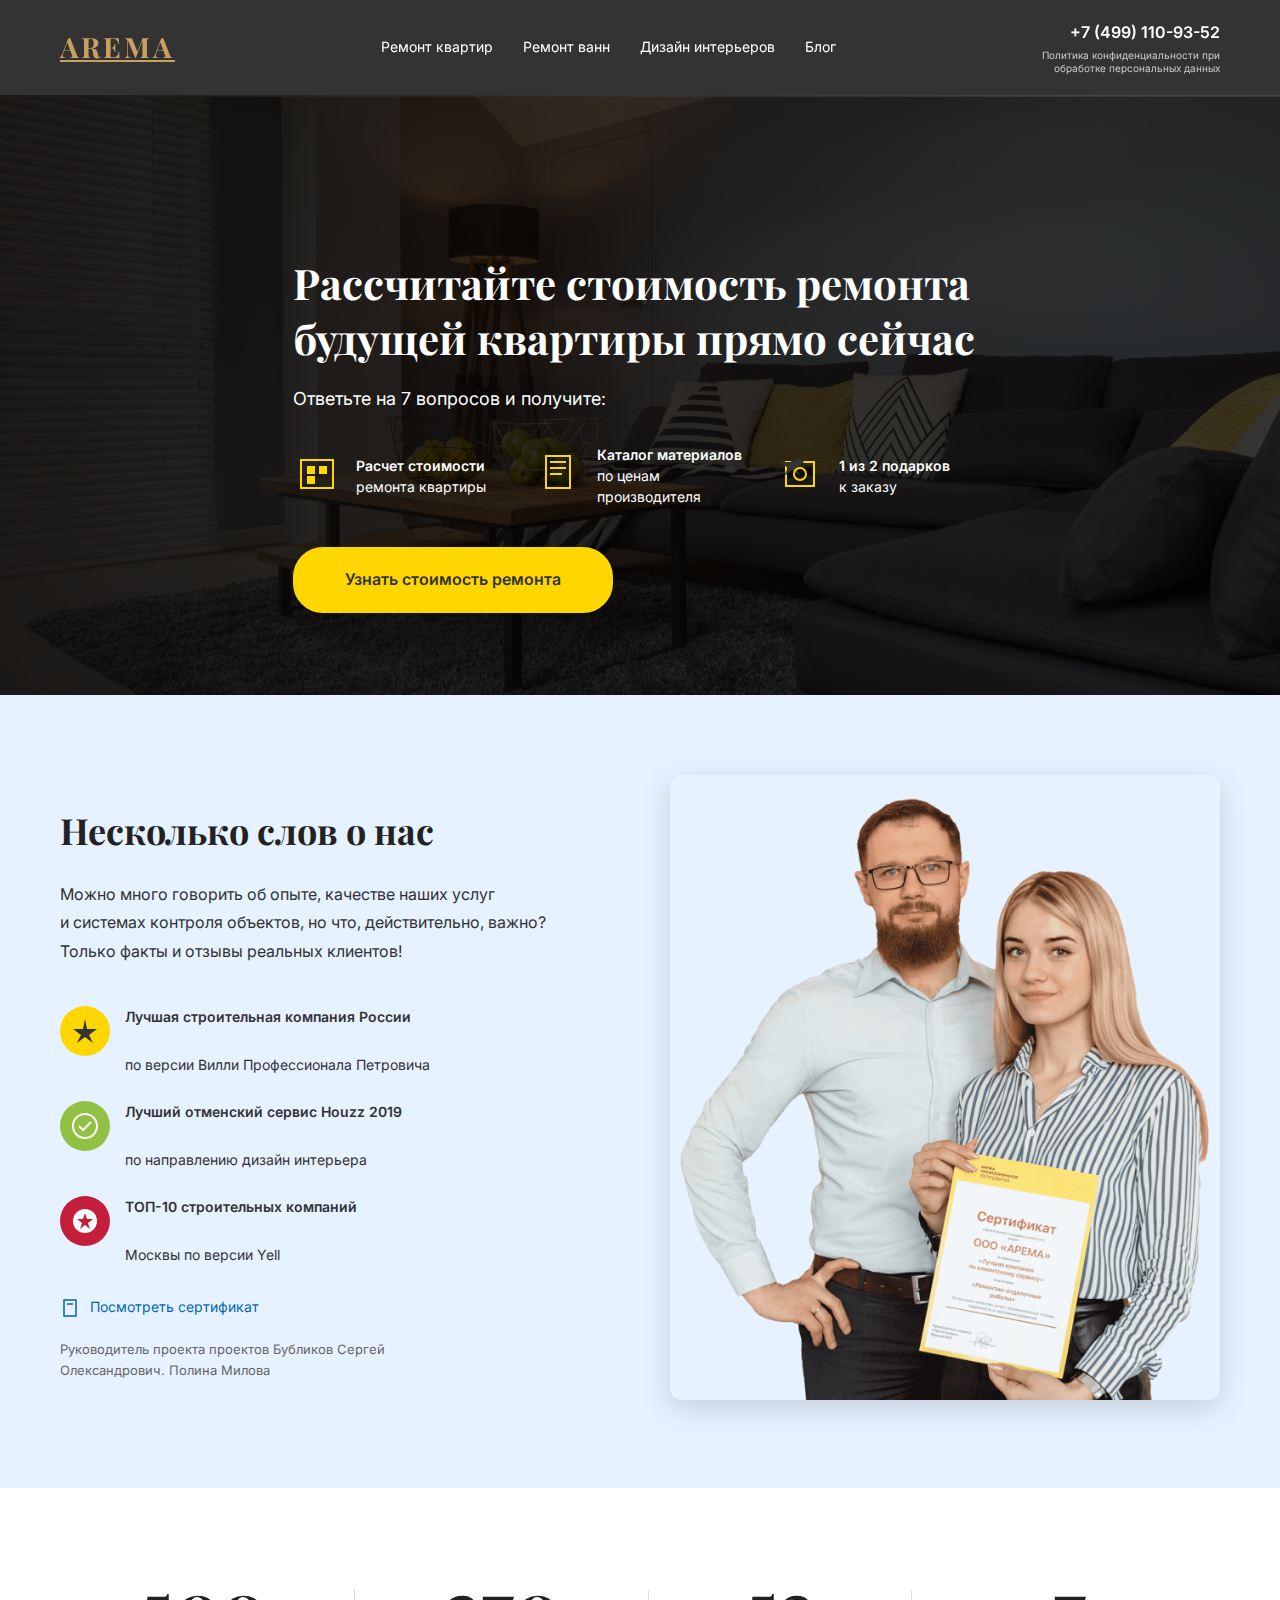
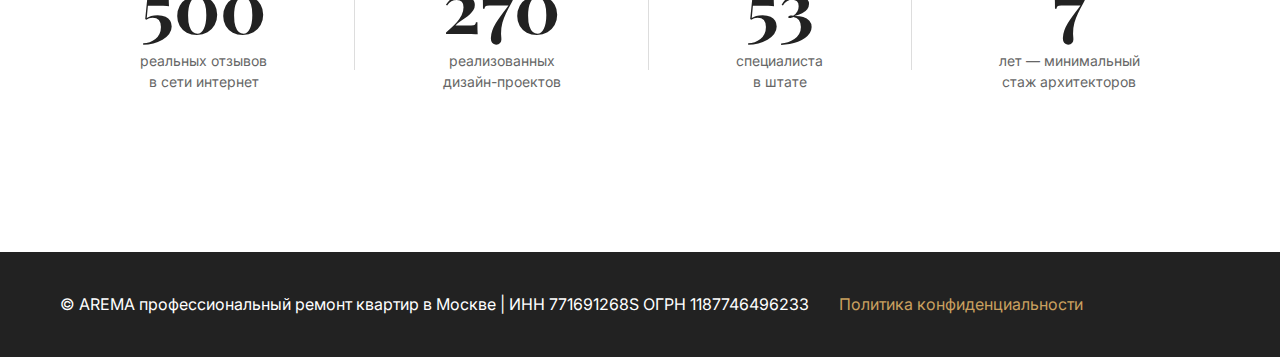
<file: index.html>
<!DOCTYPE html>
<html lang="ru">
<head>
    <meta charset="UTF-8">
    <meta name="viewport" content="width=device-width, initial-scale=1.0">
    <title>AREMA - Рассчитайте стоимость ремонта квартиры</title>
    <link rel="stylesheet" href="styles.css">
    <link rel="preconnect" href="https://fonts.googleapis.com">
    <link rel="preconnect" href="https://fonts.gstatic.com" crossorigin>
    <link href="https://fonts.googleapis.com/css2?family=Playfair+Display:wght@400;600;700&family=Inter:wght@300;400;500;600&display=swap" rel="stylesheet">
</head>
<body>
    <!-- Полностью переделанный header с правильным расположением элементов -->
    <header class="header">
        <div class="container">
            <div class="header-content">
                <div class="logo">
                    <a href="index.html" class="logo-text">AREMA</a>
                </div>
                <nav class="nav">
                    <!-- Updated navigation to link to apartment.html -->
                    <a href="apartment.html" class="nav-link">Ремонт квартир</a>
                    <a href="bathroom.html" class="nav-link">Ремонт ванн</a>
                    <a href="design.html" class="nav-link">Дизайн интерьеров</a>
                    <a href="blog.html" class="nav-link">Блог</a>
                </nav>
                <div class="header-right">
                    <div class="phone-block">
                        <div class="phone">+7 (499) 110-93-52</div>
                        <div class="phone-info">Политика конфиденциальности при<br>обработке персональных данных</div>
                    </div>
                </div>
            </div>
        </div>
    </header>

    <!-- Hero секция с калькулятором стоимости -->
    <section class="calculator-hero">
        <div class="hero-overlay"></div>
        <div class="container">
            <div class="hero-content-calculator">
                <h1 class="calculator-title">Рассчитайте стоимость ремонта<br>будущей квартиры прямо сейчас</h1>
                <p class="calculator-subtitle">Ответьте на 7 вопросов и получите:</p>
                
                <div class="benefits-row">
                    <div class="benefit-item">
                        <div class="benefit-icon">
                            <svg width="48" height="48" viewBox="0 0 48 48" fill="none">
                                <rect x="8" y="12" width="32" height="28" stroke="#FFD700" stroke-width="2"/>
                                <rect x="14" y="18" width="8" height="8" fill="#FFD700"/>
                                <rect x="26" y="18" width="8" height="8" fill="#FFD700"/>
                                <rect x="14" y="28" width="8" height="8" fill="#FFD700"/>
                            </svg>
                        </div>
                        <div class="benefit-text">
                            <strong>Расчет стоимости</strong><br>
                            ремонта квартиры
                        </div>
                    </div>
                    
                    <div class="benefit-item">
                        <div class="benefit-icon">
                            <svg width="48" height="48" viewBox="0 0 48 48" fill="none">
                                <rect x="12" y="8" width="24" height="32" stroke="#FFD700" stroke-width="2"/>
                                <line x1="16" y1="14" x2="32" y2="14" stroke="#FFD700" stroke-width="2"/>
                                <line x1="16" y1="20" x2="32" y2="20" stroke="#FFD700" stroke-width="2"/>
                                <line x1="16" y1="26" x2="28" y2="26" stroke="#FFD700" stroke-width="2"/>
                            </svg>
                        </div>
                        <div class="benefit-text">
                            <strong>Каталог материалов</strong><br>
                            по ценам производителя
                        </div>
                    </div>
                    
                    <div class="benefit-item">
                        <div class="benefit-icon">
                            <svg width="48" height="48" viewBox="0 0 48 48" fill="none">
                                <rect x="10" y="14" width="28" height="24" stroke="#FFD700" stroke-width="2"/>
                                <path d="M24 10 L28 14 L20 20 L24 28 L16 22 L8 28 L12 20 L4 14 L14 14 Z" fill="#333"/>
                                <circle cx="24" cy="26" r="6" stroke="#FFD700" stroke-width="2"/>
                            </svg>
                        </div>
                        <div class="benefit-text">
                            <strong>1 из 2 подарков</strong><br>
                            к заказу
                        </div>
                    </div>
                </div>
                
                <a href="error.html" class="btn-calculator">Узнать стоимость ремонта</a>
            </div>
        </div>
    </section>

    <!-- Секция "Несколько слов о нас" -->
    <section class="about-section">
        <div class="container">
            <div class="about-content">
                <div class="about-left">
                    <h2 class="about-title">Несколько слов о нас</h2>
                    <p class="about-text">Можно много говорить об опыте, качестве наших услуг<br>
                    и системах контроля объектов, но что, действительно, важно?<br>
                    Только факты и отзывы реальных клиентов!</p>
                    
                    <div class="awards-list">
                        <div class="award-item">
                            <div class="award-icon yellow-award">
                                <svg width="32" height="32" viewBox="0 0 32 32" fill="none">
                                    <path d="M16 4 L18 14 L28 14 L20 20 L24 28 L16 22 L8 28 L12 20 L4 14 L14 14 Z" fill="#333"/>
                                </svg>
                            </div>
                            <div class="award-text">
                                <strong>Лучшая строительная компания России</strong><br>
                                по версии Вилли Профессионала Петровича
                            </div>
                        </div>
                        
                        <div class="award-item">
                            <div class="award-icon green-award">
                                <svg width="32" height="32" viewBox="0 0 32 32" fill="none">
                                    <circle cx="16" cy="16" r="12" stroke="#fff" stroke-width="2"/>
                                    <path d="M10 16 L14 20 L22 12" stroke="#fff" stroke-width="2" fill="none"/>
                                </svg>
                            </div>
                            <div class="award-text">
                                <strong>Лучший отменский сервис Houzz 2019</strong><br>
                                по направлению дизайн интерьера
                            </div>
                        </div>
                        
                        <div class="award-item">
                            <div class="award-icon red-award">
                                <svg width="32" height="32" viewBox="0 0 32 32" fill="none">
                                    <circle cx="16" cy="16" r="12" fill="#fff"/>
                                    <path d="M16 8 L18 14 L24 14 L19 18 L21 24 L16 20 L11 24 L13 18 L8 14 L14 14 Z" fill="#C41E3A"/>
                                </svg>
                            </div>
                            <div class="award-text">
                                <strong>ТОП-10 строительных компаний</strong><br>
                                Москвы по версии Yell
                            </div>
                        </div>
                    </div>
                    
                    <div class="certificate-link">
                        <svg width="20" height="20" viewBox="0 0 20 20" fill="none">
                            <rect x="4" y="2" width="12" height="16" stroke="#0066B3" stroke-width="1.5"/>
                            <line x1="7" y1="6" x2="13" y2="6" stroke="#0066B3" stroke-width="1.5"/>
                        </svg>
                        <a href="error.html">Посмотреть сертификат</a>
                    </div>
                    
                    <p class="director-name">Руководитель проекта проектов Бубликов Сергей<br>
                    Олександрович. Полина Милова</p>
                </div>
                
                <div class="about-right">
                    <img src="public/images/employees.png" alt="Команда AREMA с сертификатом">
                </div>
            </div>
        </div>
    </section>

    <!-- Секция со статистикой -->
    <section class="stats-section">
        <div class="container">
            <div class="stats-grid">
                <div class="stat-item">
                    <div class="stat-number">500</div>
                    <div class="stat-label">реальных отзывов<br>в сети интернет</div>
                </div>
                <div class="stat-divider"></div>
                <div class="stat-item">
                    <div class="stat-number">270</div>
                    <div class="stat-label">реализованных<br>дизайн-проектов</div>
                </div>
                <div class="stat-divider"></div>
                <div class="stat-item">
                    <div class="stat-number">53</div>
                    <div class="stat-label">специалиста<br>в штате</div>
                </div>
                <div class="stat-divider"></div>
                <div class="stat-item">
                    <div class="stat-number">7</div>
                    <div class="stat-label">лет — минимальный<br>стаж архитекторов</div>
                </div>
            </div>
        </div>
    </section>

    <!-- Footer -->
    <footer class="footer">
        <div class="container">
            <div class="footer-content">
                <div class="footer-info">
                    <p>© AREMA профессиональный ремонт квартир в Москве | ИНН 771691268S ОГРН 1187746496233</p>
                    <a href="error.html" class="footer-link">Политика конфиденциальности</a>
                </div>
            </div>
        </div>
    </footer>
</body>
</html>
</file>
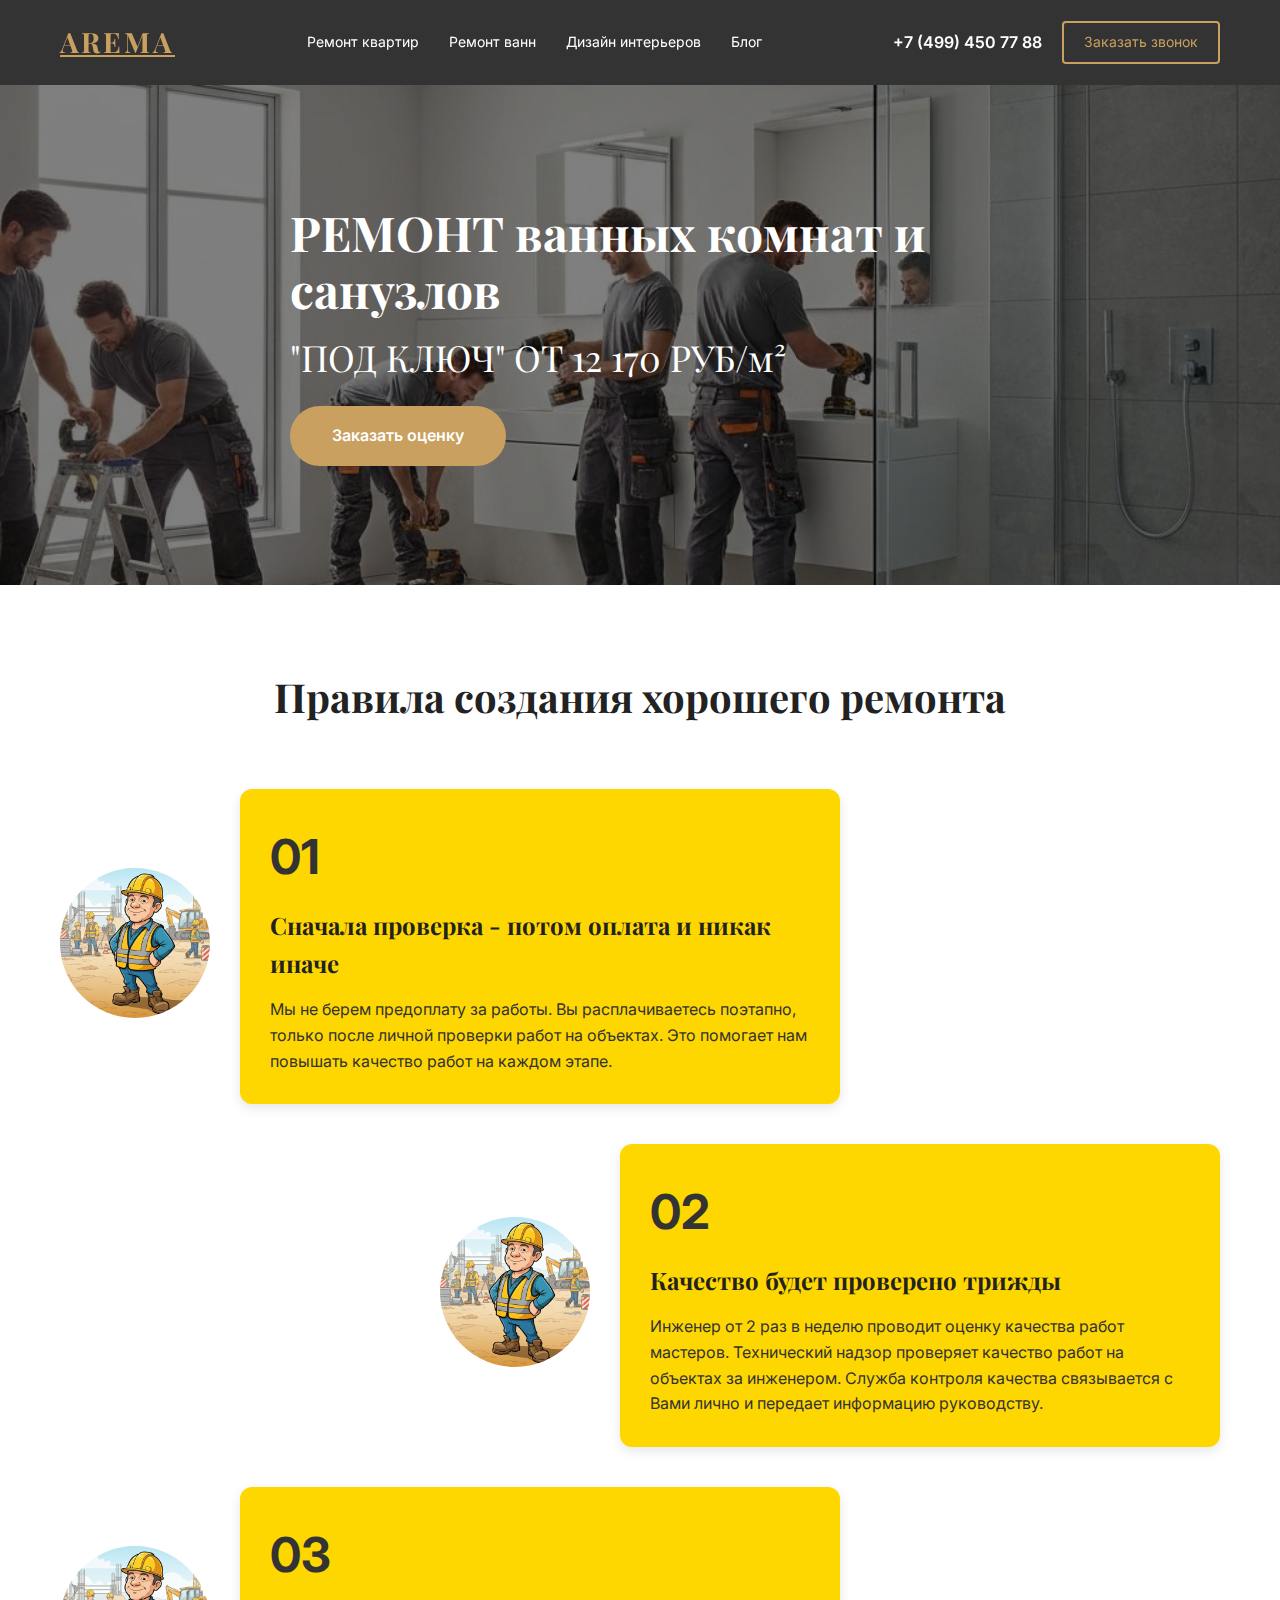
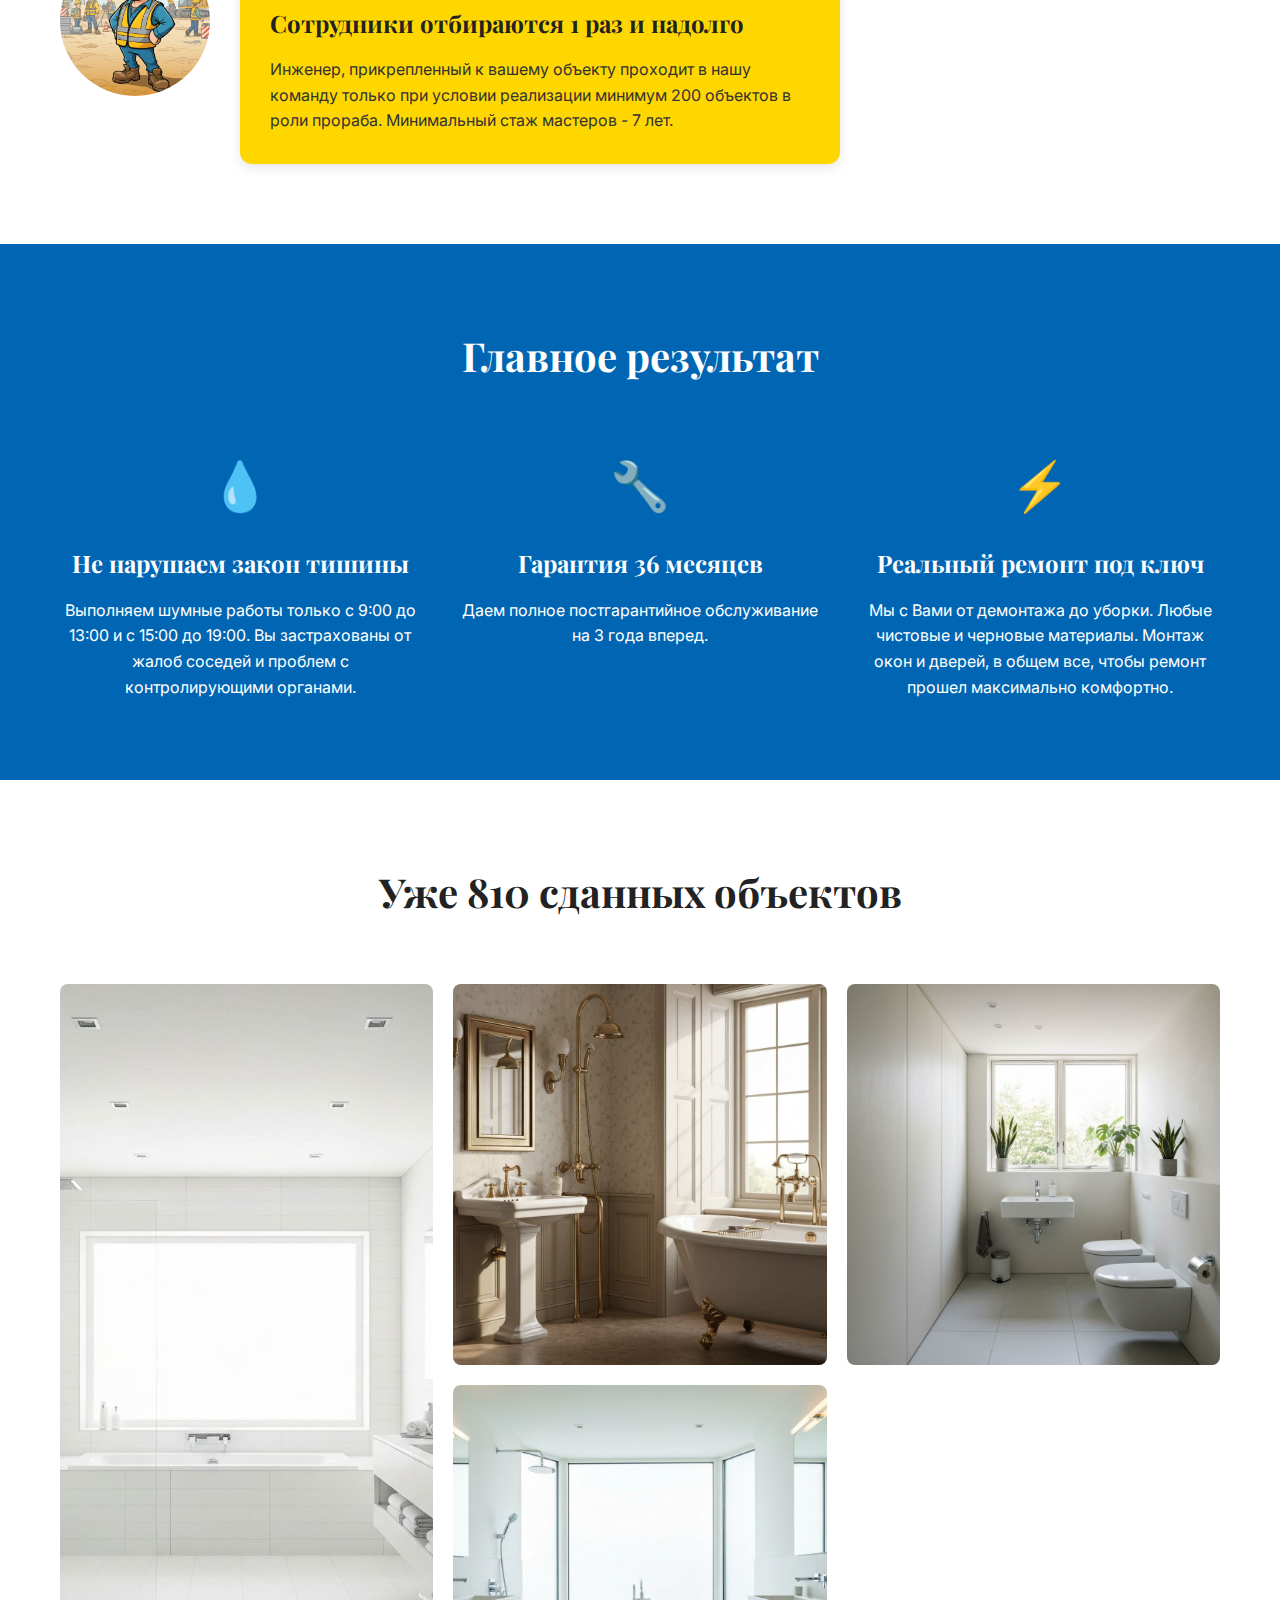
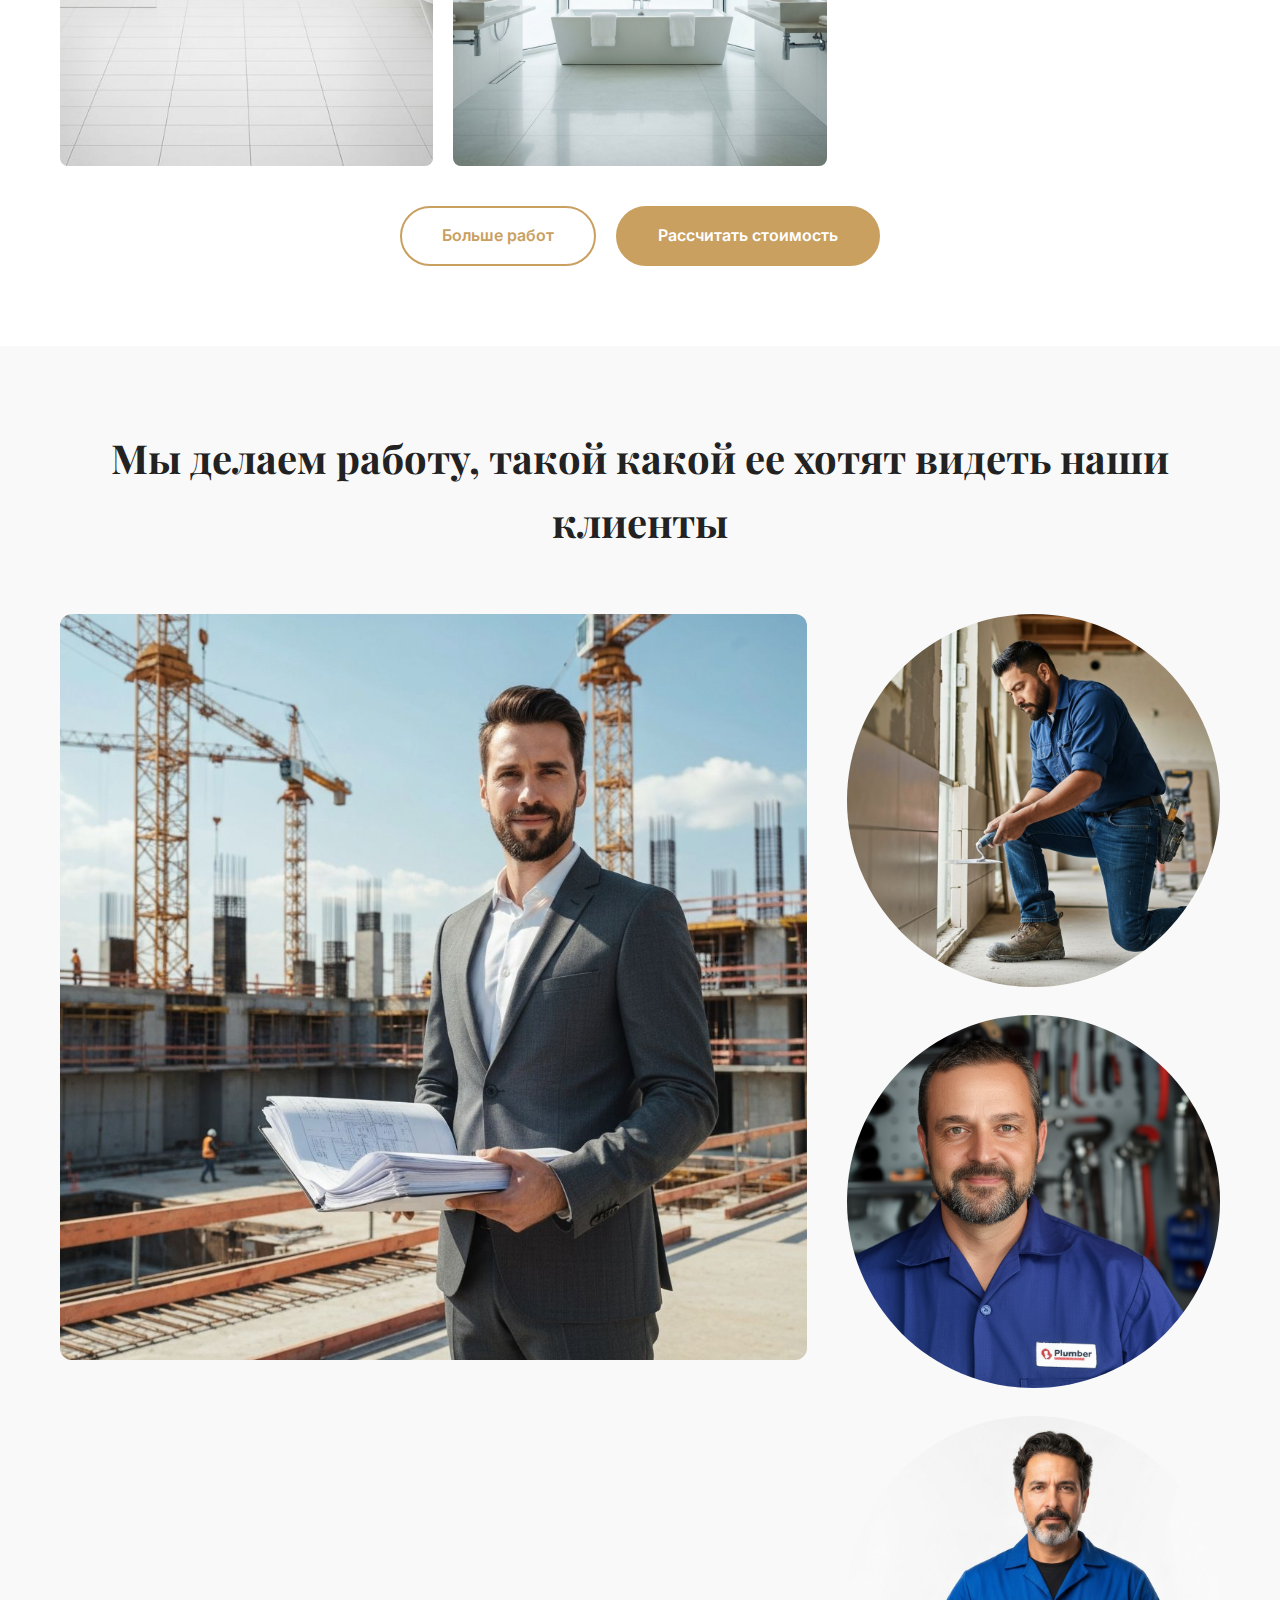
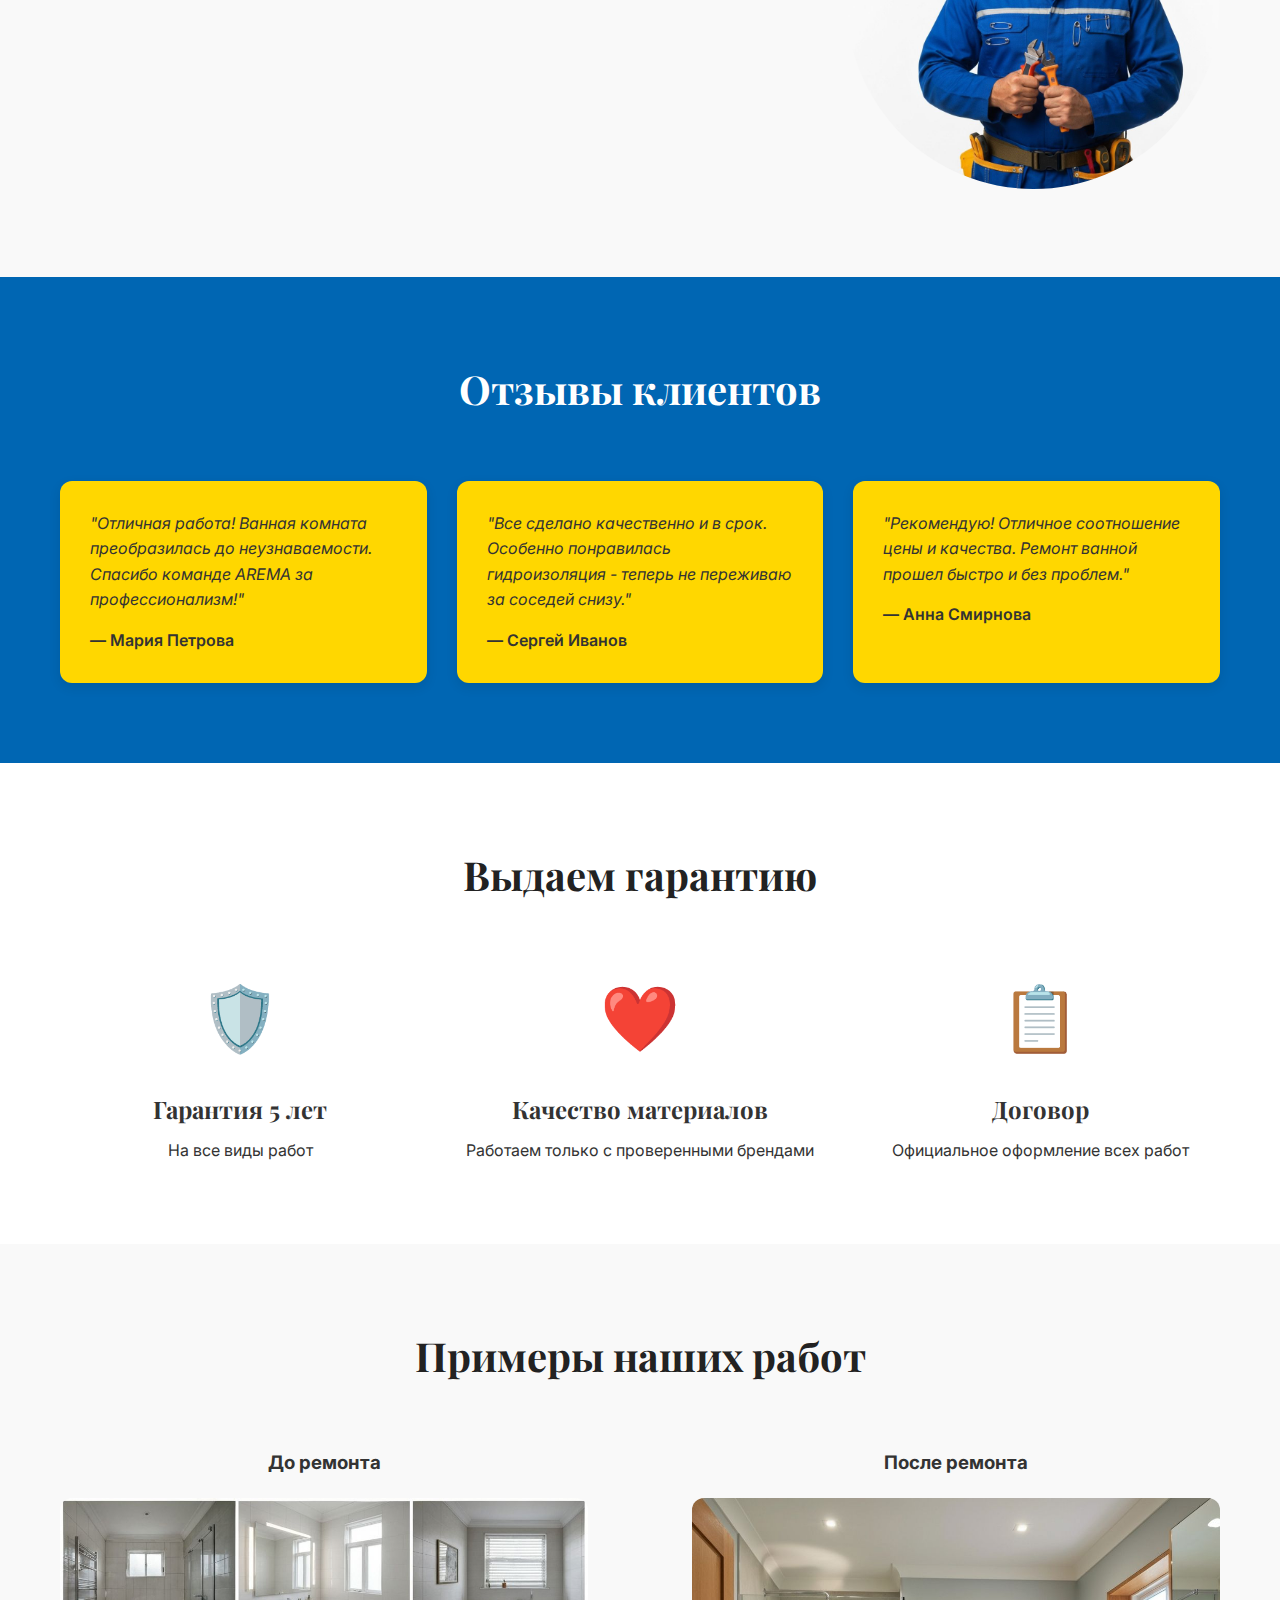
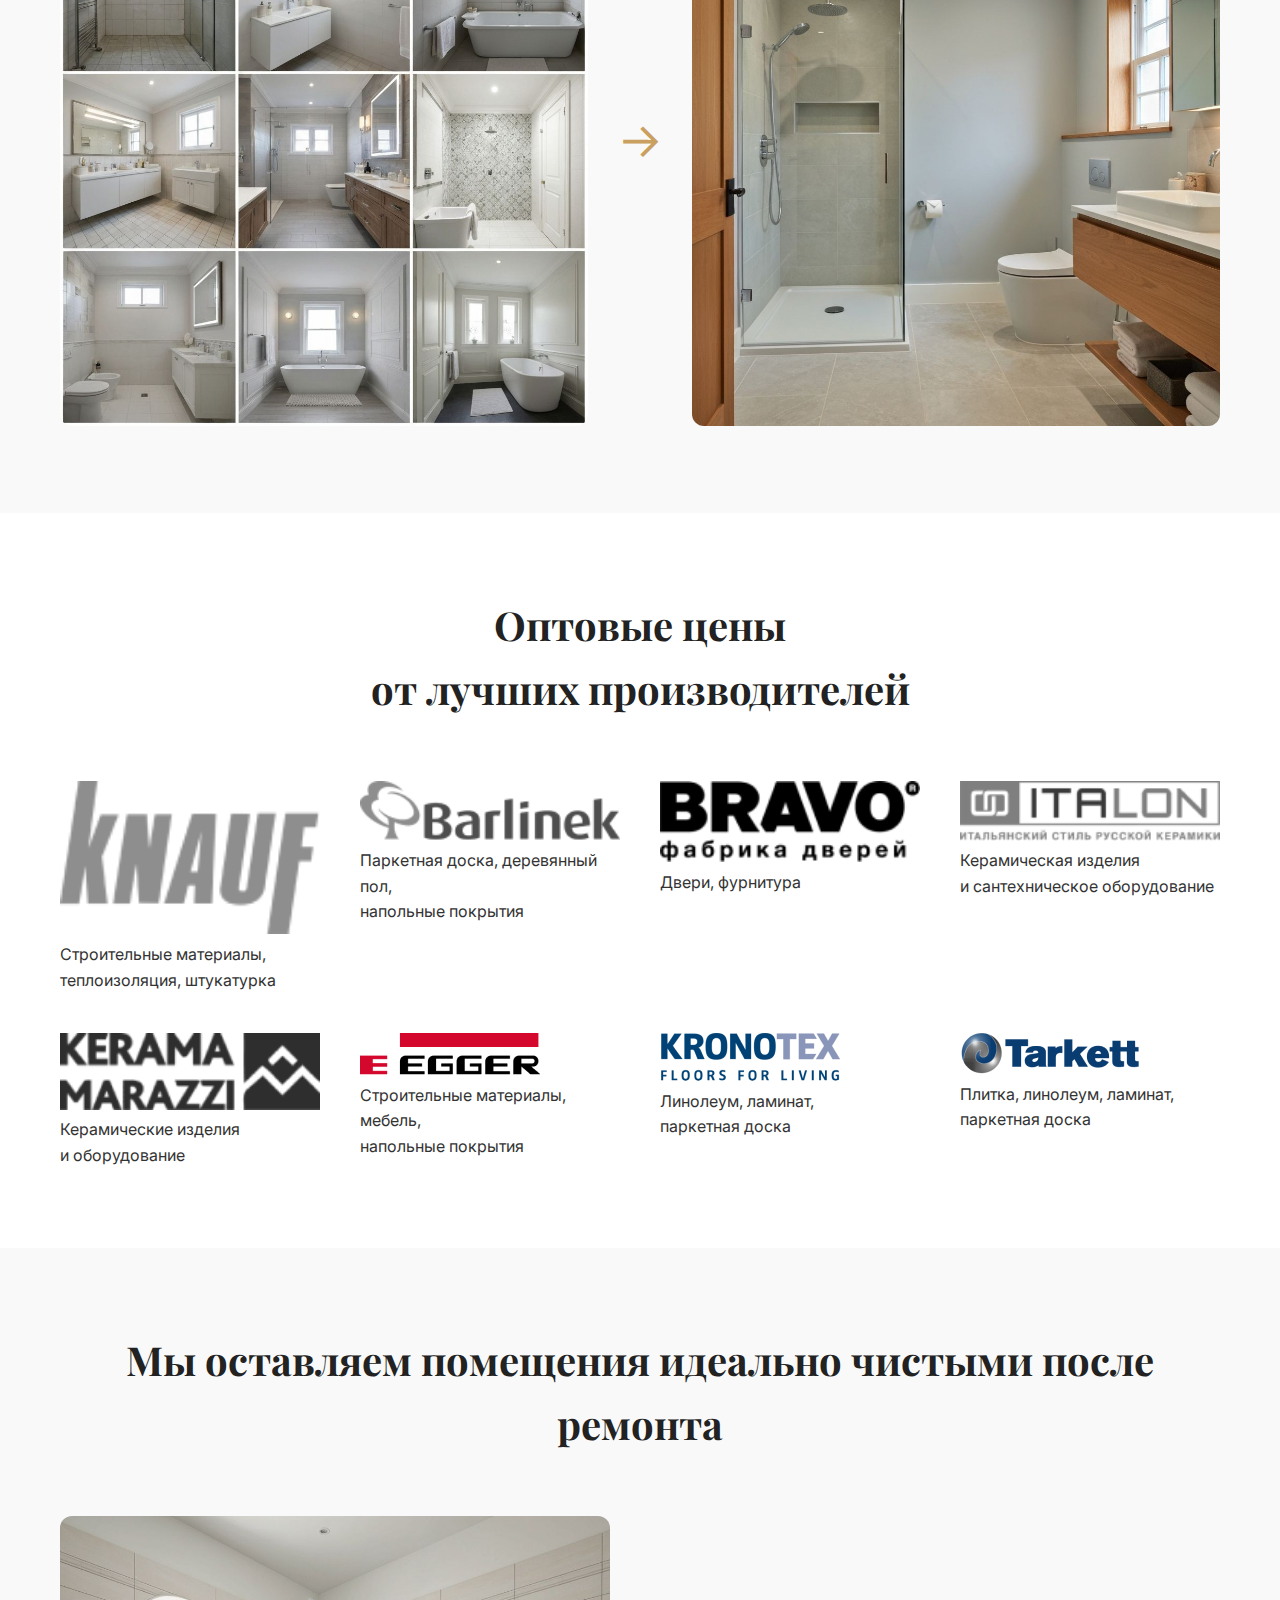
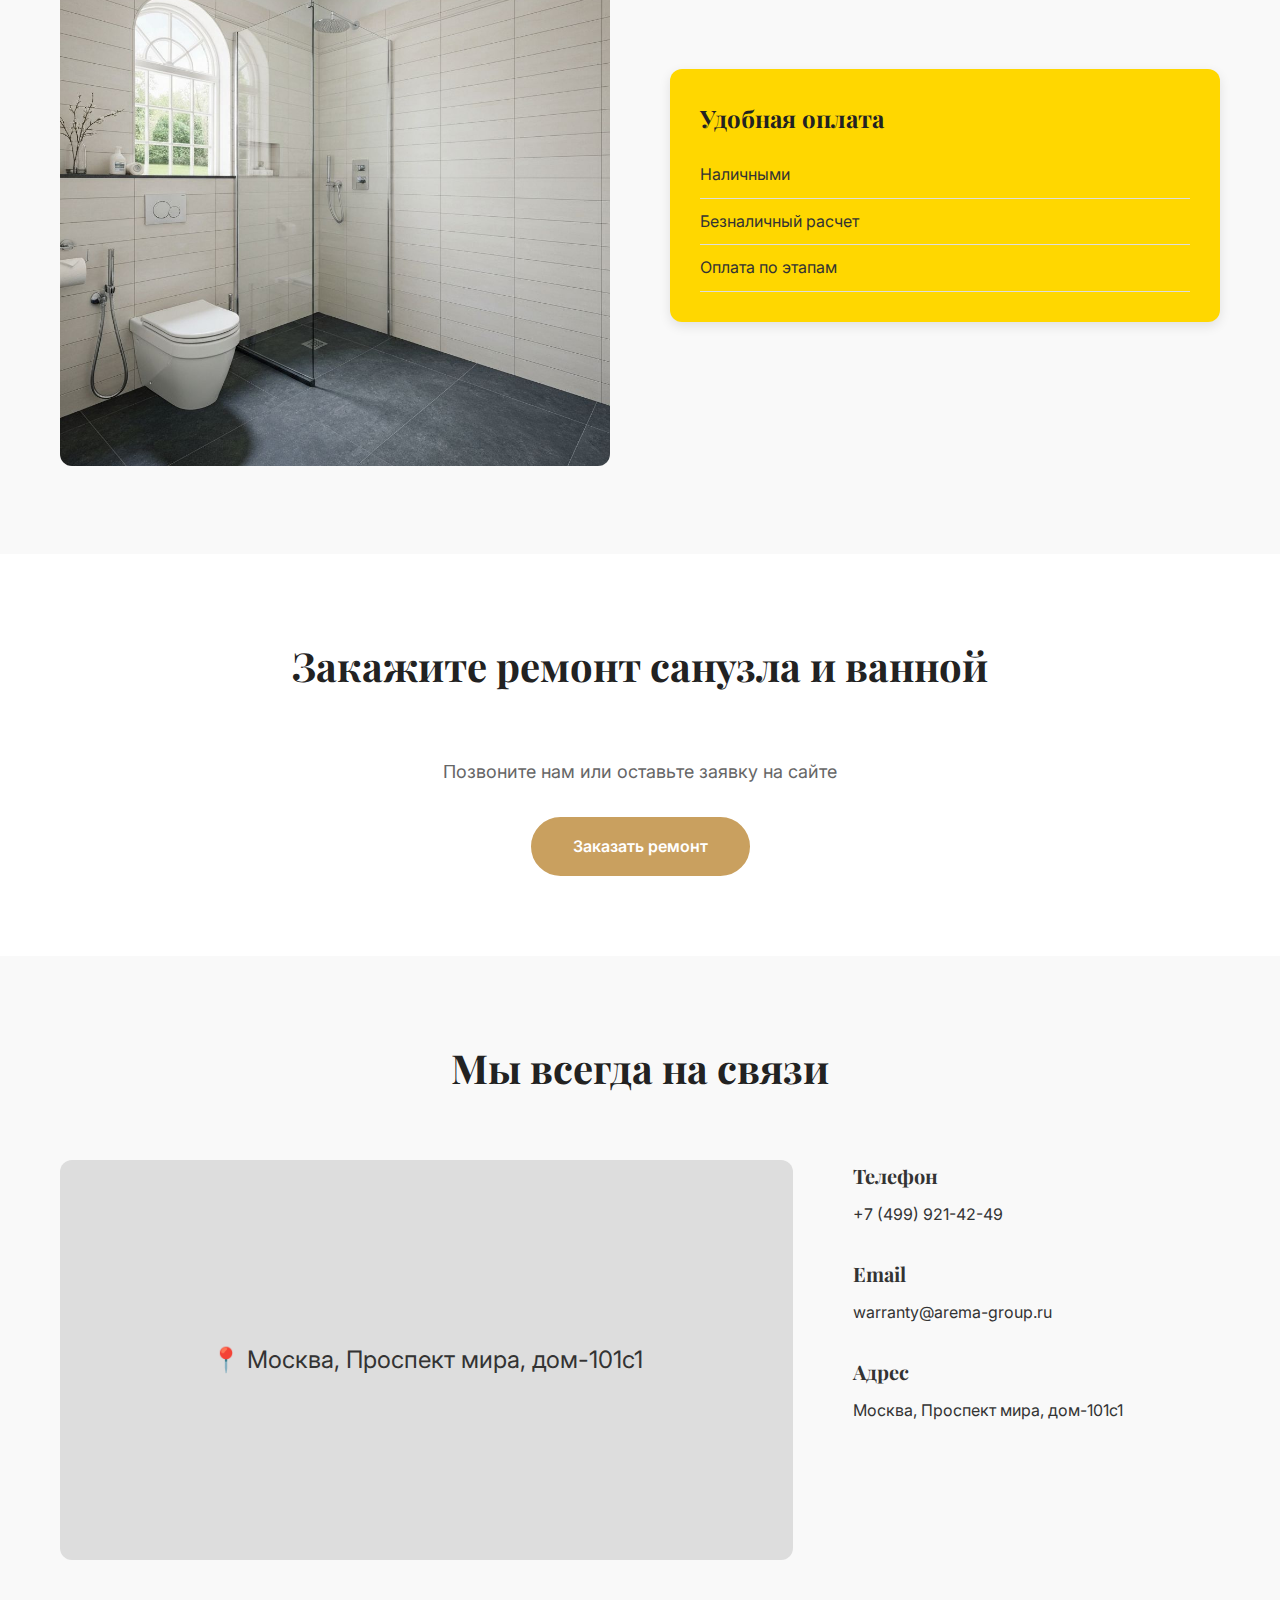
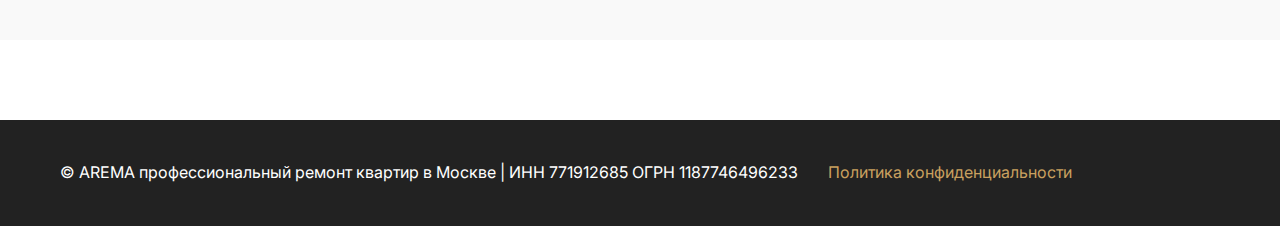
<file: bathroom.html>
<!DOCTYPE html>
<html lang="ru">
<head>
    <meta charset="UTF-8">
    <meta name="viewport" content="width=device-width, initial-scale=1.0">
    <title>AREMA - Ремонт ванных комнат</title>
    <link rel="stylesheet" href="styles.css">
    <link rel="preconnect" href="https://fonts.googleapis.com">
    <link rel="preconnect" href="https://fonts.gstatic.com" crossorigin>
    <link href="https://fonts.googleapis.com/css2?family=Playfair+Display:wght@400;600;700&family=Inter:wght@300;400;500;600&display=swap" rel="stylesheet">
</head>
<body>
    <!-- Header -->
    <header class="header">
        <div class="container">
            <div class="header-content">
                <div class="logo">
                    <a href="index.html" class="logo-text">AREMA</a>
                </div>
                <nav class="nav">
                    <a href="apartment.html" class="nav-link">Ремонт квартир</a>
                    <a href="bathroom.html" class="nav-link">Ремонт ванн</a>
                    <a href="design.html" class="nav-link">Дизайн интерьеров</a>
                    <a href="blog.html" class="nav-link">Блог</a>
                </nav>
                <div class="header-right">
                    <div class="phone">+7 (499) 450 77 88</div>
                    <a href="error.html" class="btn-call">Заказать звонок</a>
                </div>
                <button class="menu-btn">☰</button>
            </div>
        </div>
    </header>

    <!-- Hero Section -->
    <section class="bathroom-hero">
        <div class="hero-overlay"></div>
        <div class="container">
            <div class="hero-content">
                <h1 class="hero-title">РЕМОНТ ванных комнат и санузлов</h1>
                <p class="hero-subtitle">"ПОД КЛЮЧ" ОТ 12 170 РУБ/м²</p>
                <a href="error.html" class="btn-primary">Заказать оценку</a>
            </div>
        </div>
    </section>

    <!-- Process Steps -->
    <section class="process-steps">
        <div class="container">
            <h2 class="section-title-center">Правила создания хорошего ремонта</h2>
            
            <div class="steps-grid">
                <div class="step-item">
                    <div class="step-worker">
                        <img src="public/images/worker-icon.jpg" alt="Работник">
                    </div>
                    <div class="step-card yellow-card">
                        <div class="step-number">01</div>
                        <h3>Сначала проверка - потом оплата и никак иначе</h3>
                        <p>Мы не берем предоплату за работы. Вы расплачиваетесь поэтапно, только после личной проверки работ на объектах. Это помогает нам повышать качество работ на каждом этапе.</p>
                    </div>
                </div>

                <div class="step-item reverse">
                    <div class="step-card yellow-card">
                        <div class="step-number">02</div>
                        <h3>Качество будет проверено трижды</h3>
                        <p>Инженер от 2 раз в неделю проводит оценку качества работ мастеров. Технический надзор проверяет качество работ на объектах за инженером. Служба контроля качества связывается с Вами лично и передает информацию руководству.</p>
                    </div>
                    <div class="step-worker">
                        <img src="public/images/worker-icon.jpg" alt="Работник">
                    </div>
                </div>

                <div class="step-item">
                    <div class="step-worker">
                        <img src="public/images/worker-icon.jpg" alt="Работник">
                    </div>
                    <div class="step-card yellow-card">
                        <div class="step-number">03</div>
                        <h3>Сотрудники отбираются 1 раз и надолго</h3>
                        <p>Инженер, прикрепленный к вашему объекту проходит в нашу команду только при условии реализации минимум 200 объектов в роли прораба. Минимальный стаж мастеров - 7 лет.</p>
                    </div>
                </div>
            </div>
        </div>
    </section>

    <!-- Blue Process Section -->
    <section class="blue-process">
        <div class="container">
            <h2 class="section-title-white">Главное результат</h2>
            <div class="blue-grid">
                <div class="blue-item">
                    <div class="blue-icon">💧</div>
                    <h3>Не нарушаем закон тишины</h3>
                    <p>Выполняем шумные работы только с 9:00 до 13:00 и с 15:00 до 19:00. Вы застрахованы от жалоб соседей и проблем с контролирующими органами.</p>
                </div>
                <div class="blue-item">
                    <div class="blue-icon">🔧</div>
                    <h3>Гарантия 36 месяцев</h3>
                    <p>Даем полное постгарантийное обслуживание на 3 года вперед.</p>
                </div>
                <div class="blue-item">
                    <div class="blue-icon">⚡</div>
                    <h3>Реальный ремонт под ключ</h3>
                    <p>Мы с Вами от демонтажа до уборки. Любые чистовые и черновые материалы. Монтаж окон и дверей, в общем все, чтобы ремонт прошел максимально комфортно.</p>
                </div>
            </div>
        </div>
    </section>

    <!-- Portfolio Section -->
    <section class="portfolio">
        <div class="container">
            <h2 class="section-title-center">Уже 810 сданных объектов</h2>
            <div class="portfolio-grid">
                <div class="portfolio-item large">
                    <img src="public/images/bathroom-1.jpg" alt="Ванная комната">
                </div>
                <div class="portfolio-item">
                    <img src="public/images/bathroom-2.jpg" alt="Ванная комната">
                </div>
                <div class="portfolio-item">
                    <img src="public/images/bathroom-3.jpg" alt="Ванная комната">
                </div>
                <div class="portfolio-item">
                    <img src="public/images/bathroom-4.jpg" alt="Ванная комната">
                </div>
            </div>
            <div class="portfolio-buttons">
                <a href="error.html" class="btn-secondary">Больше работ</a>
                <a href="error.html" class="btn-primary">Рассчитать стоимость</a>
            </div>
        </div>
    </section>

    <!-- Team Section -->
    <section class="team">
        <div class="container">
            <h2 class="section-title-center">Мы делаем работу, такой какой ее хотят видеть наши клиенты</h2>
            <div class="team-content">
                <div class="team-leader">
                    <img src="public/images/team-leader.jpg" alt="Руководитель">
                </div>
                <div class="team-members">
                    <div class="team-member">
                        <img src="public/images/team-1.jpg" alt="Команда">
                    </div>
                    <div class="team-member">
                        <img src="public/images/team-2.jpg" alt="Команда">
                    </div>
                    <div class="team-member">
                        <img src="public/images/team-3.jpg" alt="Команда">
                    </div>
                </div>
            </div>
        </div>
    </section>

    <!-- Testimonials Section -->
    <section class="blue-process">
        <div class="container">
            <h2 class="section-title-white">Отзывы клиентов</h2>
            <div class="testimonials-grid">
                <div class="testimonial-card yellow-card">
                    <p class="testimonial-text">"Отличная работа! Ванная комната преобразилась до неузнаваемости. Спасибо команде AREMA за профессионализм!"</p>
                    <div class="testimonial-author">— Мария Петрова</div>
                </div>
                <div class="testimonial-card yellow-card">
                    <p class="testimonial-text">"Все сделано качественно и в срок. Особенно понравилась гидроизоляция - теперь не переживаю за соседей снизу."</p>
                    <div class="testimonial-author">— Сергей Иванов</div>
                </div>
                <div class="testimonial-card yellow-card">
                    <p class="testimonial-text">"Рекомендую! Отличное соотношение цены и качества. Ремонт ванной прошел быстро и без проблем."</p>
                    <div class="testimonial-author">— Анна Смирнова</div>
                </div>
            </div>
        </div>
    </section>

    <!-- Guarantees Section -->
    <section class="guarantees">
        <div class="container">
            <h2 class="section-title-center">Выдаем гарантию</h2>
            <div class="guarantees-grid">
                <div class="guarantee-item">
                    <div class="guarantee-icon">🛡️</div>
                    <h3>Гарантия 5 лет</h3>
                    <p>На все виды работ</p>
                </div>
                <div class="guarantee-item">
                    <div class="guarantee-icon">❤️</div>
                    <h3>Качество материалов</h3>
                    <p>Работаем только с проверенными брендами</p>
                </div>
                <div class="guarantee-item">
                    <div class="guarantee-icon">📋</div>
                    <h3>Договор</h3>
                    <p>Официальное оформление всех работ</p>
                </div>
            </div>
        </div>
    </section>

    <!-- Works Section -->
    <section class="works">
        <div class="container">
            <h2 class="section-title-center">Примеры наших работ</h2>
            <div class="works-comparison">
                <div class="comparison-item">
                    <h3>До ремонта</h3>
                    <img src="public/images/bathroom-showcase.jpg" alt="До ремонта">
                </div>
                <div class="comparison-arrow">→</div>
                <div class="comparison-item">
                    <h3>После ремонта</h3>
                    <img src="public/images/bathroom-result-1.jpg" alt="После ремонта">
                </div>
            </div>
        </div>
    </section>

    <!-- Partners Section -->
    <section class="partners">
        <div class="container">
            <h2 class="section-title-center">Оптовые цены<br>от лучших производителей</h2>
            <div class="partners-grid">
                <div class="partner-logo">
                    <img src="public/images/fb3f173b9e52f837438e69d7175bfce8.png" alt="Knauf">
                    <p>Строительные материалы,<br>теплоизоляция, штукатурка</p>
                </div>
                
                <div class="partner-logo">
                    <img src="public/images/Barlinek.png" alt="Barlinek">
                    <p>Паркетная доска, деревянный пол,<br>напольные покрытия</p>
                </div>
                
                <div class="partner-logo">
                    <img src="public/images/Bravo 1.png" alt="BRAVO">
                    <p>Двери, фурнитура</p>
                </div>
                
                <div class="partner-logo">
                    <img src="public/images/Italon 1.png" alt="ITALON">
                    <p>Керамическая изделия<br>и сантехническое оборудование</p>
                </div>
                
                <div class="partner-logo">
                    <img src="public/images/d2 1.png" alt="KERAMA MARAZZI">
                    <p>Керамические изделия<br>и оборудование</p>
                </div>
                
                <div class="partner-item">
                    <img src="public/images/Egger.png" alt="EGGER">
                    <p>Строительные материалы, мебель,<br>напольные покрытия</p>
                </div>
                
                <div class="partner-item">
                    <img src="public/images/kronotex.png" alt="KRONOTEX">
                    <p>Линолеум, ламинат,<br>паркетная доска</p>
                </div>
                
                <div class="partner-item">
                    <img src="public/images/tarkett 1.png" alt="Tarkett">
                    <p>Плитка, линолеум, ламинат,<br>паркетная доска</p>
                </div>
            </div>
        </div>
    </section>

    <!-- Payment Section -->
    <section class="payment">
        <div class="container">
            <h2 class="section-title-center">Мы оставляем помещения идеально чистыми после ремонта</h2>
            <div class="payment-content">
                <div class="payment-image">
                    <img src="public/images/bathroom-result-3.jpg" alt="Работник">
                </div>
                <div class="payment-info">
                    <div class="payment-card yellow-card">
                        <h3>Удобная оплата</h3>
                        <ul>
                            <li>Наличными</li>
                            <li>Безналичный расчет</li>
                            <li>Оплата по этапам</li>
                        </ul>
                    </div>
                </div>
            </div>
        </div>
    </section>

    <!-- Final CTA Section -->
    <section class="final-cta">
        <div class="container">
            <h2 class="section-title-center">Закажите ремонт санузла и ванной</h2>
            <p class="final-text">Позвоните нам или оставьте заявку на сайте</p>
            <a href="error.html" class="btn-primary">Заказать ремонт</a>
        </div>
    </section>

    <!-- Contact Section -->
    <section class="contact">
        <div class="container">
            <h2 class="section-title-center">Мы всегда на связи</h2>
            <div class="contact-content">
                <div class="contact-map">
                    <div class="map-placeholder">
                        <p>📍 Москва, Проспект мира, дом-101с1</p>
                    </div>
                </div>
                <div class="contact-info">
                    <div class="contact-item">
                        <h3>Телефон</h3>
                        <p>+7 (499) 921-42-49</p>
                    </div>
                    <div class="contact-item">
                        <h3>Email</h3>
                        <p>warranty@arema-group.ru</p>
                    </div>
                    <div class="contact-item">
                        <h3>Адрес</h3>
                        <p>Москва, Проспект мира, дом-101с1</p>
                    </div>
                </div>
            </div>
        </div>
    </section>

    <!-- Footer -->
    <footer class="footer">
        <div class="container">
            <div class="footer-content">
                <div class="footer-info">
                    <p>© AREMA профессиональный ремонт квартир в Москве | ИНН 771912685 ОГРН 1187746496233</p>
                    <a href="error.html" class="footer-link">Политика конфиденциальности</a>
                </div>
            </div>
        </div>
    </footer>
</body>
</html>
</file>
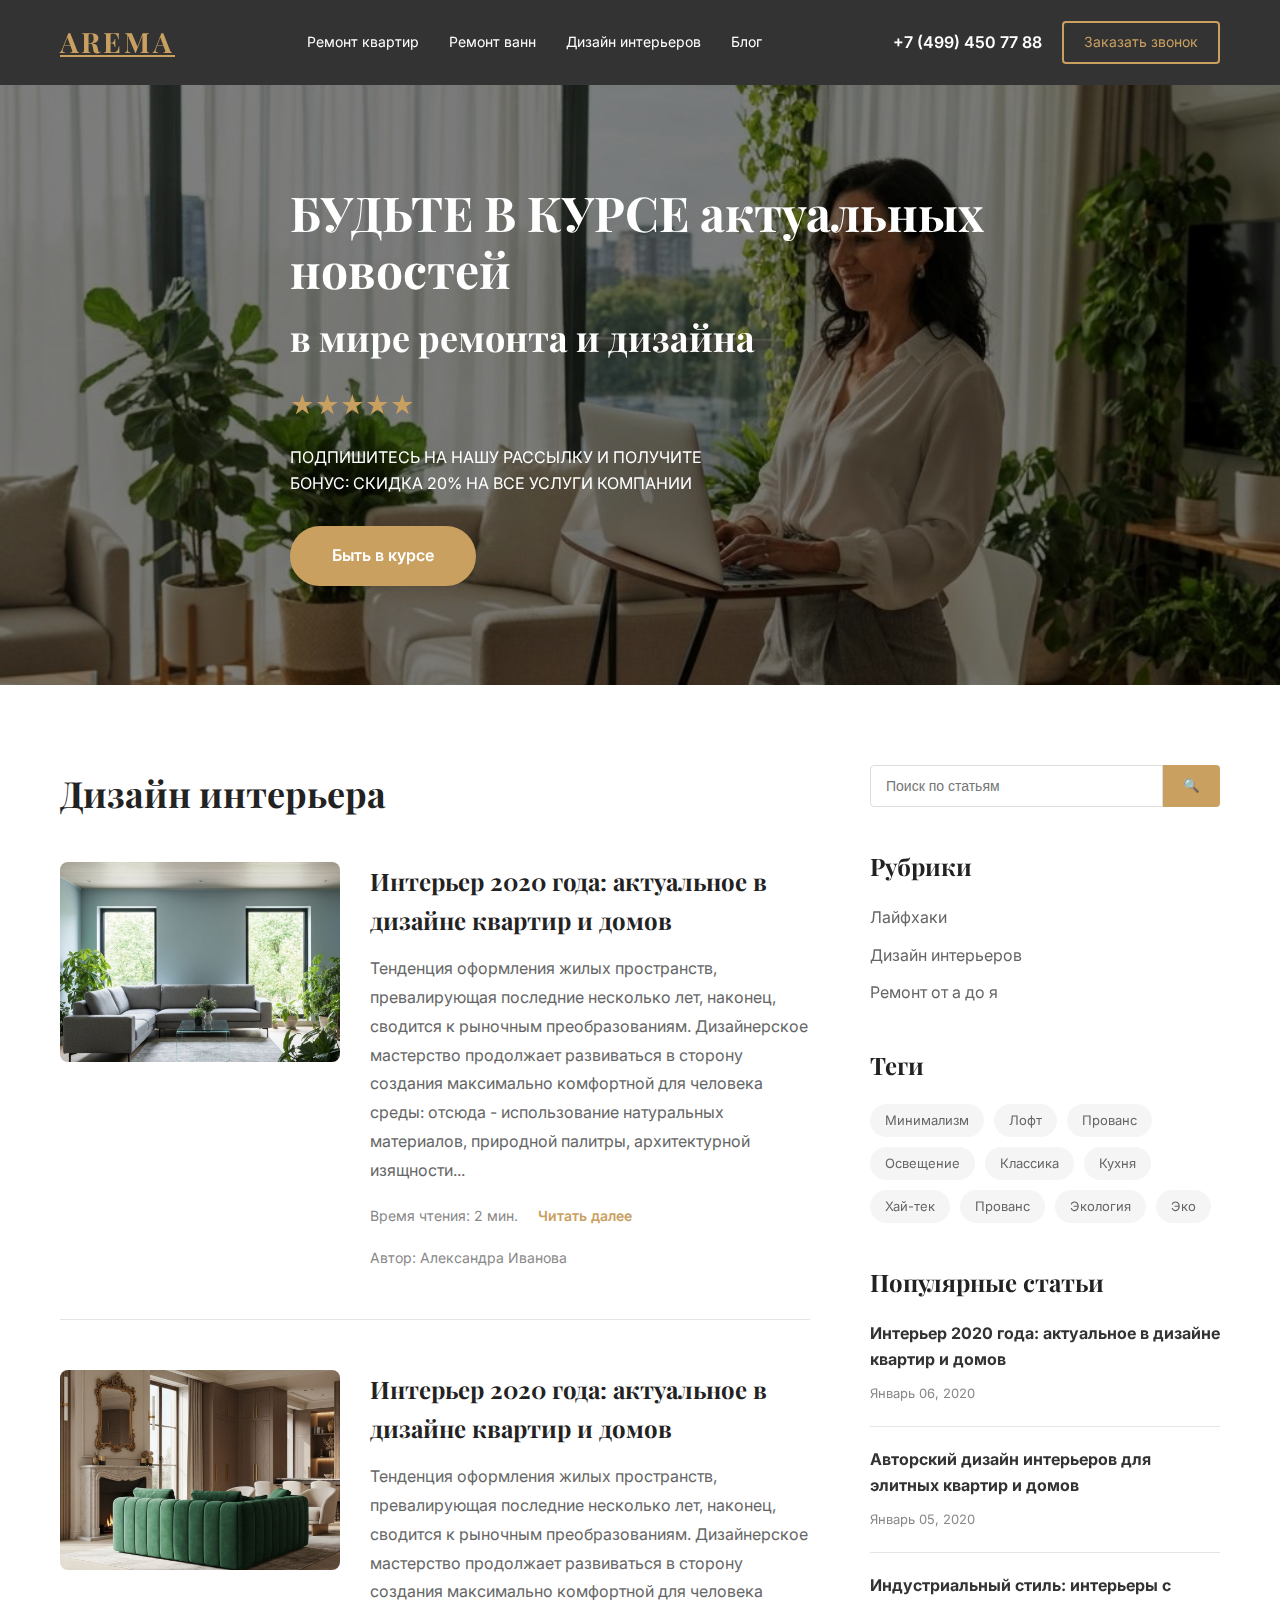
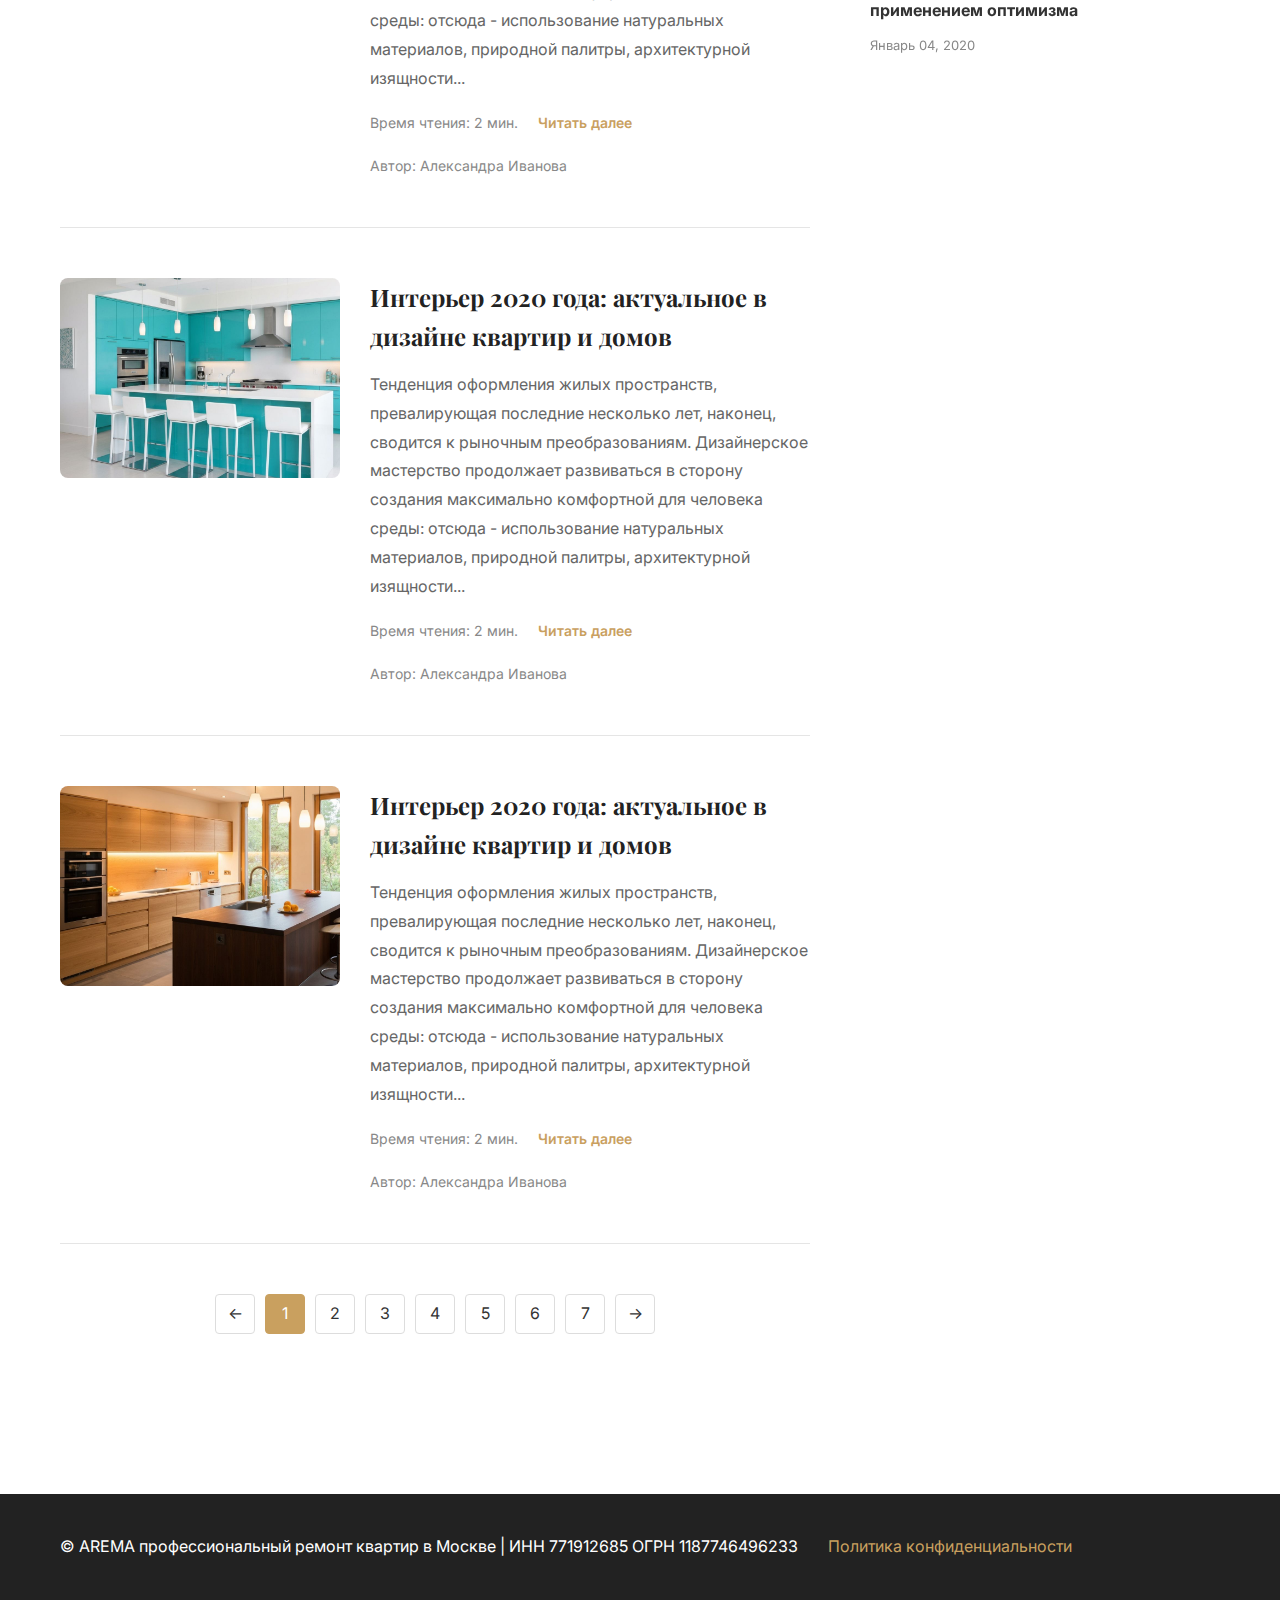
<file: blog.html>
<!DOCTYPE html>
<html lang="ru">
<head>
    <meta charset="UTF-8">
    <meta name="viewport" content="width=device-width, initial-scale=1.0">
    <title>AREMA - Блог о дизайне интерьеров</title>
    <link rel="stylesheet" href="styles.css">
    <link rel="preconnect" href="https://fonts.googleapis.com">
    <link rel="preconnect" href="https://fonts.gstatic.com" crossorigin>
    <link href="https://fonts.googleapis.com/css2?family=Playfair+Display:wght@400;600;700&family=Inter:wght@300;400;500;600&display=swap" rel="stylesheet">
</head>
<body>
    <!-- Header -->
    <header class="header">
        <div class="container">
            <div class="header-content">
                <div class="logo">
                    <a href="index.html" class="logo-text">AREMA</a>
                </div>
                <nav class="nav">
                    <a href="apartment.html" class="nav-link">Ремонт квартир</a>
                    <a href="bathroom.html" class="nav-link">Ремонт ванн</a>
                    <a href="design.html" class="nav-link">Дизайн интерьеров</a>
                    <a href="blog.html" class="nav-link">Блог</a>
                </nav>
                <div class="header-right">
                    <div class="phone">+7 (499) 450 77 88</div>
                    <a href="error.html" class="btn-call">Заказать звонок</a>
                </div>
                <button class="menu-btn">☰</button>
            </div>
        </div>
    </header>

    <!-- Hero Section -->
    <section class="hero">
        <div class="hero-overlay"></div>
        <div class="container">
            <div class="hero-content">
                <h1 class="hero-title">БУДЬТЕ В КУРСЕ актуальных новостей</h1>
                <h2 class="hero-subtitle">в мире ремонта и дизайна</h2>
                <div class="hero-stars">★★★★★</div>
                <p class="hero-text">ПОДПИШИТЕСЬ НА НАШУ РАССЫЛКУ И ПОЛУЧИТЕ<br>БОНУС: СКИДКА 20% НА ВСЕ УСЛУГИ КОМПАНИИ</p>
                <a href="error.html" class="btn-primary">Быть в курсе</a>
            </div>
        </div>
    </section>

    <!-- Main Content -->
    <main class="main-content">
        <div class="container">
            <div class="content-layout">
                <!-- Articles Section -->
                <section class="articles">
                    <h2 class="section-title">Дизайн интерьера</h2>

                    <!-- Article 1 -->
                    <article class="article-card">
                        <div class="article-image">
                            <img src="public/images/attachments-gen-images-public-modern-living-room-interior-with-gray-sofa-and-pla.jpg" alt="Интерьер 2020">
                        </div>
                        <div class="article-content">
                            <h3 class="article-title">Интерьер 2020 года: актуальное в дизайне квартир и домов</h3>
                            <p class="article-excerpt">Тенденция оформления жилых пространств, превалирующая последние несколько лет, наконец, сводится к рыночным преобразованиям. Дизайнерское мастерство продолжает развиваться в сторону создания максимально комфортной для человека среды: отсюда - использование натуральных материалов, природной палитры, архитектурной изящности...</p>
                            <div class="article-footer">
                                <span class="article-date">Время чтения: 2 мин.</span>
                                <a href="error.html" class="article-link">Читать далее</a>
                                <span class="article-author">Автор: Александра Иванова</span>
                            </div>
                        </div>
                    </article>

                    <!-- Article 2 -->
                    <article class="article-card">
                        <div class="article-image">
                            <img src="public/images/attachments-gen-images-public-luxury-interior-with-green-velvet-sofa-and-gold-ac.jpg" alt="Интерьер 2020">
                        </div>
                        <div class="article-content">
                            <h3 class="article-title">Интерьер 2020 года: актуальное в дизайне квартир и домов</h3>
                            <p class="article-excerpt">Тенденция оформления жилых пространств, превалирующая последние несколько лет, наконец, сводится к рыночным преобразованиям. Дизайнерское мастерство продолжает развиваться в сторону создания максимально комфортной для человека среды: отсюда - использование натуральных материалов, природной палитры, архитектурной изящности...</p>
                            <div class="article-footer">
                                <span class="article-date">Время чтения: 2 мин.</span>
                                <a href="error.html" class="article-link">Читать далее</a>
                                <span class="article-author">Автор: Александра Иванова</span>
                            </div>
                        </div>
                    </article>

                    <!-- Article 3 -->
                    <article class="article-card">
                        <div class="article-image">
                            <img src="public/images/attachments-gen-images-public-modern-turquoise-kitchen-with-white-bar-stools.jpg" alt="Интерьер 2020">
                        </div>
                        <div class="article-content">
                            <h3 class="article-title">Интерьер 2020 года: актуальное в дизайне квартир и домов</h3>
                            <p class="article-excerpt">Тенденция оформления жилых пространств, превалирующая последние несколько лет, наконец, сводится к рыночным преобразованиям. Дизайнерское мастерство продолжает развиваться в сторону создания максимально комфортной для человека среды: отсюда - использование натуральных материалов, природной палитры, архитектурной изящности...</p>
                            <div class="article-footer">
                                <span class="article-date">Время чтения: 2 мин.</span>
                                <a href="error.html" class="article-link">Читать далее</a>
                                <span class="article-author">Автор: Александра Иванова</span>
                            </div>
                        </div>
                    </article>

                    <!-- Article 4 -->
                    <article class="article-card">
                        <div class="article-image">
                            <img src="public/images/attachments-gen-images-public-modern-wooden-kitchen-with-warm-lighting.jpg" alt="Интерьер 2020">
                        </div>
                        <div class="article-content">
                            <h3 class="article-title">Интерьер 2020 года: актуальное в дизайне квартир и домов</h3>
                            <p class="article-excerpt">Тенденция оформления жилых пространств, превалирующая последние несколько лет, наконец, сводится к рыночным преобразованиям. Дизайнерское мастерство продолжает развиваться в сторону создания максимально комфортной для человека среды: отсюда - использование натуральных материалов, природной палитры, архитектурной изящности...</p>
                            <div class="article-footer">
                                <span class="article-date">Время чтения: 2 мин.</span>
                                <a href="error.html" class="article-link">Читать далее</a>
                                <span class="article-author">Автор: Александра Иванова</span>
                            </div>
                        </div>
                    </article>

                    <!-- Pagination -->
                    <div class="pagination">
                        <a href="error.html" class="pagination-link">←</a>
                        <a href="error.html" class="pagination-link active">1</a>
                        <a href="error.html" class="pagination-link">2</a>
                        <a href="error.html" class="pagination-link">3</a>
                        <a href="error.html" class="pagination-link">4</a>
                        <a href="error.html" class="pagination-link">5</a>
                        <a href="error.html" class="pagination-link">6</a>
                        <a href="error.html" class="pagination-link">7</a>
                        <a href="error.html" class="pagination-link">→</a>
                    </div>
                </section>

                <!-- Sidebar -->
                <aside class="sidebar">
                    <div class="search-box">
                        <input type="text" placeholder="Поиск по статьям" class="search-input">
                        <button class="search-btn">🔍</button>
                    </div>

                    <div class="sidebar-section">
                        <h3 class="sidebar-title">Рубрики</h3>
                        <ul class="sidebar-list">
                            <li><a href="error.html">Лайфхаки</a></li>
                            <li><a href="error.html">Дизайн интерьеров</a></li>
                            <li><a href="error.html">Ремонт от а до я</a></li>
                        </ul>
                    </div>

                    <div class="sidebar-section">
                        <h3 class="sidebar-title">Теги</h3>
                        <div class="tags">
                            <a href="error.html" class="tag">Минимализм</a>
                            <a href="error.html" class="tag">Лофт</a>
                            <a href="error.html" class="tag">Прованс</a>
                            <a href="error.html" class="tag">Освещение</a>
                            <a href="error.html" class="tag">Классика</a>
                            <a href="error.html" class="tag">Кухня</a>
                            <a href="error.html" class="tag">Хай-тек</a>
                            <a href="error.html" class="tag">Прованс</a>
                            <a href="error.html" class="tag">Экология</a>
                            <a href="error.html" class="tag">Эко</a>
                        </div>
                    </div>

                    <div class="sidebar-section">
                        <h3 class="sidebar-title">Популярные статьи</h3>
                        <div class="popular-articles">
                            <article class="popular-article">
                                <h4>Интерьер 2020 года: актуальное в дизайне квартир и домов</h4>
                                <span class="popular-date">Январь 06, 2020</span>
                            </article>
                            <article class="popular-article">
                                <h4>Авторский дизайн интерьеров для элитных квартир и домов</h4>
                                <span class="popular-date">Январь 05, 2020</span>
                            </article>
                            <article class="popular-article">
                                <h4>Индустриальный стиль: интерьеры с применением оптимизма</h4>
                                <span class="popular-date">Январь 04, 2020</span>
                            </article>
                        </div>
                    </div>
                </aside>
            </div>
        </div>
    </main>

    <!-- Footer -->
    <footer class="footer">
        <div class="container">
            <div class="footer-content">
                <div class="footer-info">
                    <p>© AREMA профессиональный ремонт квартир в Москве | ИНН 771912685 ОГРН 1187746496233</p>
                    <a href="error.html" class="footer-link">Политика конфиденциальности</a>
                </div>
            </div>
        </div>
    </footer>
</body>
</html>
</file>
<file: styles.css>
* {
  margin: 0;
  padding: 0;
  box-sizing: border-box;
}

body {
  font-family: "Inter", sans-serif;
  color: #333;
  background: #fff;
  line-height: 1.6;
}

.container {
  max-width: 1200px;
  margin: 0 auto;
  padding: 0 20px;
}

/* Header */
.header {
  background: rgba(0, 0, 0, 0.8);
  padding: 20px 0;
  position: sticky;
  top: 0;
  z-index: 1000;
}

.header-content {
  display: flex;
  justify-content: space-between;
  align-items: center;
}

.logo-text {
  font-family: "Playfair Display", serif;
  font-size: 28px;
  font-weight: 700;
  color: #c9a05f;
  letter-spacing: 3px;
}

.nav {
  display: flex;
  gap: 30px;
}

.nav-link {
  color: #fff;
  text-decoration: none;
  font-size: 14px;
  transition: color 0.3s;
}

.nav-link:hover {
  color: #c9a05f;
}

.header-right {
  display: flex;
  align-items: center;
  gap: 20px;
}

.phone {
  color: #fff;
  font-weight: 600;
  font-size: 16px;
}

.btn-call {
  background: transparent;
  border: 2px solid #c9a05f;
  color: #c9a05f;
  padding: 8px 20px;
  border-radius: 4px;
  text-decoration: none;
  font-size: 14px;
  transition: all 0.3s;
}

.btn-call:hover {
  background: #c9a05f;
  color: #fff;
}

.menu-btn {
  display: none;
  background: none;
  border: none;
  color: #fff;
  font-size: 24px;
  cursor: pointer;
}

/* Hero Section */
.hero {
  background-image: url("public/images/hero-background.jpg");
  background-size: cover;
  background-position: center;
  min-height: 600px;
  display: flex;
  align-items: center;
  position: relative;
  color: #fff;
}

.hero-overlay {
  position: absolute;
  top: 0;
  left: 0;
  right: 0;
  bottom: 0;
  background: rgba(0, 0, 0, 0.5);
}

.hero-content {
  position: relative;
  z-index: 1;
  max-width: 700px;
}

.hero-title {
  font-family: "Playfair Display", serif;
  font-size: 48px;
  font-weight: 700;
  line-height: 1.2;
  margin-bottom: 10px;
}

.hero-subtitle {
  font-family: "Playfair Display", serif;
  font-size: 36px;
  margin-bottom: 20px;
}

.hero-stars {
  color: #c9a05f;
  font-size: 24px;
  margin-bottom: 20px;
}

.hero-text {
  font-size: 16px;
  margin-bottom: 30px;
  line-height: 1.6;
}

.btn-primary {
  display: inline-block;
  background: #c9a05f;
  color: #fff;
  padding: 15px 40px;
  border-radius: 30px;
  text-decoration: none;
  font-weight: 600;
  transition: all 0.3s;
  border: 2px solid #c9a05f;
}

.btn-primary:hover {
  background: transparent;
  color: #c9a05f;
}

/* Main Content */
.main-content {
  padding: 80px 0;
}

.content-layout {
  display: grid;
  grid-template-columns: 1fr 350px;
  gap: 60px;
}

/* Articles */
.section-title {
  font-family: "Playfair Display", serif;
  font-size: 36px;
  margin-bottom: 40px;
  color: #222;
}

.article-card {
  display: grid;
  grid-template-columns: 280px 1fr;
  gap: 30px;
  margin-bottom: 50px;
  padding-bottom: 50px;
  border-bottom: 1px solid #e5e5e5;
}

.article-image img {
  width: 100%;
  height: 200px;
  object-fit: cover;
  border-radius: 8px;
}

.article-title {
  font-family: "Playfair Display", serif;
  font-size: 24px;
  margin-bottom: 15px;
  color: #222;
}

.article-excerpt {
  color: #666;
  line-height: 1.8;
  margin-bottom: 20px;
}

.article-footer {
  display: flex;
  flex-wrap: wrap;
  gap: 20px;
  align-items: center;
  font-size: 14px;
  color: #888;
}

.article-link {
  color: #c9a05f;
  text-decoration: none;
  font-weight: 600;
}

.article-link:hover {
  text-decoration: underline;
}

/* Pagination */
.pagination {
  display: flex;
  gap: 10px;
  justify-content: center;
  margin-top: 40px;
}

.pagination-link {
  width: 40px;
  height: 40px;
  display: flex;
  align-items: center;
  justify-content: center;
  border: 1px solid #ddd;
  border-radius: 4px;
  text-decoration: none;
  color: #333;
  transition: all 0.3s;
}

.pagination-link:hover,
.pagination-link.active {
  background: #c9a05f;
  color: #fff;
  border-color: #c9a05f;
}

/* Sidebar */
.sidebar {
  position: sticky;
  top: 100px;
  height: fit-content;
}

.search-box {
  display: flex;
  margin-bottom: 40px;
}

.search-input {
  flex: 1;
  padding: 12px 15px;
  border: 1px solid #ddd;
  border-radius: 4px 0 0 4px;
  font-size: 14px;
}

.search-btn {
  padding: 12px 20px;
  background: #c9a05f;
  color: #fff;
  border: none;
  border-radius: 0 4px 4px 0;
  cursor: pointer;
}

.sidebar-section {
  margin-bottom: 40px;
}

.sidebar-title {
  font-family: "Playfair Display", serif;
  font-size: 24px;
  margin-bottom: 20px;
  color: #222;
}

.sidebar-list {
  list-style: none;
}

.sidebar-list li {
  margin-bottom: 12px;
}

.sidebar-list a {
  color: #666;
  text-decoration: none;
  transition: color 0.3s;
}

.sidebar-list a:hover {
  color: #c9a05f;
}

.tags {
  display: flex;
  flex-wrap: wrap;
  gap: 10px;
}

.tag {
  padding: 6px 15px;
  background: #f5f5f5;
  border-radius: 20px;
  text-decoration: none;
  color: #666;
  font-size: 13px;
  transition: all 0.3s;
}

.tag:hover {
  background: #c9a05f;
  color: #fff;
}

.popular-article {
  margin-bottom: 20px;
  padding-bottom: 20px;
  border-bottom: 1px solid #e5e5e5;
}

.popular-article:last-child {
  border-bottom: none;
}

.popular-article h4 {
  font-size: 16px;
  margin-bottom: 8px;
  color: #333;
}

.popular-date {
  font-size: 13px;
  color: #888;
}

/* Footer */
.footer {
  background: #222;
  color: #fff;
  padding: 40px 0;
  margin-top: 80px;
}

.footer-content {
  display: flex;
  justify-content: space-between;
  align-items: center;
}

.footer-info {
  display: flex;
  gap: 30px;
  align-items: center;
  flex-wrap: wrap;
}

.footer-link {
  color: #c9a05f;
  text-decoration: none;
}

.footer-link:hover {
  text-decoration: underline;
}

/* Bathroom Page Styles */
.bathroom-hero {
  background-image: url("public/images/bathroom-hero.jpg");
  background-size: cover;
  background-position: center;
  min-height: 500px;
  display: flex;
  align-items: center;
  position: relative;
  color: #fff;
}

.section-title-center {
  font-family: "Playfair Display", serif;
  font-size: 40px;
  text-align: center;
  margin-bottom: 60px;
  color: #222;
}

.section-title-white {
  font-family: "Playfair Display", serif;
  font-size: 40px;
  text-align: center;
  margin-bottom: 60px;
  color: #fff;
}

/* Process Steps */
.process-steps {
  padding: 80px 0;
  background: #fff;
}

.steps-grid {
  display: flex;
  flex-direction: column;
  gap: 40px;
}

.step-item {
  display: flex;
  align-items: center;
  gap: 30px;
}

.step-item.reverse {
  flex-direction: row-reverse;
}

.step-worker img {
  width: 150px;
  height: 150px;
  border-radius: 50%;
  object-fit: cover;
}

.step-card {
  flex: 1;
  max-width: 600px;
}

.yellow-card {
  background: #ffd700;
  padding: 30px;
  border-radius: 12px;
  box-shadow: 0 4px 12px rgba(0, 0, 0, 0.1);
}

.step-number {
  font-size: 48px;
  font-weight: 700;
  color: #333;
  margin-bottom: 10px;
}

.yellow-card h3 {
  font-family: "Playfair Display", serif;
  font-size: 24px;
  margin-bottom: 15px;
  color: #222;
}

.yellow-card p {
  color: #333;
  line-height: 1.6;
}

/* Blue Process */
.blue-process {
  background: #0066b3;
  padding: 80px 0;
  color: #fff;
}

.blue-grid {
  display: grid;
  grid-template-columns: repeat(3, 1fr);
  gap: 40px;
}

.blue-item {
  text-align: center;
}

.blue-icon {
  font-size: 48px;
  margin-bottom: 20px;
}

.blue-item h3 {
  font-family: "Playfair Display", serif;
  font-size: 24px;
  margin-bottom: 15px;
}

/* Portfolio */
.portfolio {
  padding: 80px 0;
}

.portfolio-grid {
  display: grid;
  grid-template-columns: repeat(3, 1fr);
  gap: 20px;
  margin-bottom: 40px;
}

.portfolio-item.large {
  grid-row: span 2;
}

.portfolio-item img {
  width: 100%;
  height: 100%;
  object-fit: cover;
  border-radius: 8px;
}

.portfolio-buttons {
  display: flex;
  gap: 20px;
  justify-content: center;
}

.btn-secondary {
  display: inline-block;
  background: transparent;
  color: #c9a05f;
  padding: 15px 40px;
  border-radius: 30px;
  text-decoration: none;
  font-weight: 600;
  border: 2px solid #c9a05f;
  transition: all 0.3s;
}

.btn-secondary:hover {
  background: #c9a05f;
  color: #fff;
}

/* Team */
.team {
  padding: 80px 0;
  background: #f9f9f9;
}

.team-content {
  display: grid;
  grid-template-columns: 2fr 1fr;
  gap: 40px;
}

.team-leader img {
  width: 100%;
  border-radius: 12px;
}

.team-members {
  display: flex;
  flex-direction: column;
  gap: 20px;
}

.team-member img {
  width: 100%;
  border-radius: 50%;
}

/* Testimonials */
.testimonials-grid {
  display: grid;
  grid-template-columns: repeat(3, 1fr);
  gap: 30px;
}

.testimonial-card {
  background: #ffd700;
}

.testimonial-text {
  font-style: italic;
  margin-bottom: 15px;
}

.testimonial-author {
  font-weight: 600;
  color: #333;
}

/* Guarantees */
.guarantees {
  padding: 80px 0;
}

.guarantees-grid {
  display: grid;
  grid-template-columns: repeat(3, 1fr);
  gap: 40px;
}

.guarantee-item {
  text-align: center;
}

.guarantee-icon {
  font-size: 64px;
  margin-bottom: 20px;
}

.guarantee-item h3 {
  font-family: "Playfair Display", serif;
  font-size: 24px;
  margin-bottom: 10px;
}

/* Works */
.works {
  padding: 80px 0;
  background: #f9f9f9;
}

.works-comparison {
  display: grid;
  grid-template-columns: 1fr auto 1fr;
  gap: 30px;
  align-items: center;
}

.comparison-item {
  text-align: center;
}

.comparison-item img {
  width: 100%;
  border-radius: 12px;
  margin-top: 20px;
}

.comparison-arrow {
  font-size: 48px;
  color: #c9a05f;
}

/* Partners */
.partners {
  padding: 80px 0;
}

.partners-grid {
  display: grid;
  grid-template-columns: repeat(4, 1fr);
  gap: 40px;
}

.partner-logo img {
  width: 100%;
  filter: grayscale(100%);
  transition: filter 0.3s;
}

.partner-logo img:hover {
  filter: grayscale(0%);
}

/* Payment */
.payment {
  padding: 80px 0;
  background: #f9f9f9;
}

.payment-content {
  display: grid;
  grid-template-columns: 1fr 1fr;
  gap: 60px;
  align-items: center;
}

.payment-image img {
  width: 100%;
  border-radius: 12px;
}

.payment-card ul {
  list-style: none;
}

.payment-card li {
  padding: 10px 0;
  border-bottom: 1px solid #ddd;
}

/* Final CTA */
.final-cta {
  padding: 80px 0;
  text-align: center;
}

.final-text {
  font-size: 18px;
  margin-bottom: 30px;
  color: #666;
}

/* Contact */
.contact {
  padding: 80px 0;
  background: #f9f9f9;
}

.contact-content {
  display: grid;
  grid-template-columns: 2fr 1fr;
  gap: 60px;
}

.map-placeholder {
  background: #ddd;
  height: 400px;
  border-radius: 12px;
  display: flex;
  align-items: center;
  justify-content: center;
  font-size: 24px;
}

.contact-item {
  margin-bottom: 30px;
}

.contact-item h3 {
  font-family: "Playfair Display", serif;
  font-size: 20px;
  margin-bottom: 10px;
}

/* Transparent Header for Calculator Page */
.header-transparent {
  background: rgba(51, 51, 51, 0.9);
  padding: 15px 0;
  position: absolute;
  top: 0;
  left: 0;
  right: 0;
  z-index: 1000;
}

.header-transparent .logo {
  display: flex;
  flex-direction: column;
  gap: 2px;
}

.logo-subtitle {
  font-family: "Inter", sans-serif;
  font-size: 10px;
  color: #fff;
  letter-spacing: 1px;
  font-weight: 300;
}

.phone-block {
  text-align: right;
}

.phone-info {
  font-size: 10px;
  color: #ccc;
  margin-top: 3px;
  line-height: 1.3;
}

/* Calculator Hero Section */
.calculator-hero {
  background-image: url("public/images/calculator.png");
  background-size: cover;
  background-position: center;
  min-height: 600px;
  display: flex;
  align-items: center;
  position: relative;
  color: #fff;
  padding-top: 80px;
}

.calculator-hero .hero-overlay {
  position: absolute;
  top: 0;
  left: 0;
  right: 0;
  bottom: 0;
  background: rgba(0, 0, 0, 0.6);
}

.hero-content-calculator {
  position: relative;
  z-index: 1;
  max-width: 800px;
}

.calculator-title {
  font-family: "Playfair Display", serif;
  font-size: 42px;
  font-weight: 700;
  line-height: 1.3;
  margin-bottom: 20px;
}

.calculator-subtitle {
  font-size: 18px;
  margin-bottom: 30px;
}

.benefits-row {
  display: flex;
  gap: 30px;
  margin-bottom: 40px;
  flex-wrap: wrap;
}

.benefit-item {
  display: flex;
  align-items: center;
  gap: 15px;
  flex: 1;
  min-width: 200px;
}

.benefit-icon {
  flex-shrink: 0;
}

.benefit-text {
  font-size: 14px;
  line-height: 1.5;
}

.benefit-text strong {
  font-weight: 600;
}

.btn-calculator {
  display: inline-block;
  background: #ffd700;
  color: #333;
  padding: 18px 50px;
  border-radius: 30px;
  text-decoration: none;
  font-weight: 600;
  font-size: 16px;
  transition: all 0.3s;
  border: 2px solid #ffd700;
}

.btn-calculator:hover {
  background: transparent;
  color: #ffd700;
}

/* About Section */
.about-section {
  padding: 80px 0;
  background: #e6f2ff;
}

.about-content {
  display: grid;
  grid-template-columns: 1fr 1fr;
  gap: 60px;
  align-items: center;
}

.about-title {
  font-family: "Playfair Display", serif;
  font-size: 36px;
  margin-bottom: 20px;
  color: #222;
}

.about-text {
  font-size: 16px;
  line-height: 1.8;
  color: #333;
  margin-bottom: 40px;
}

.awards-list {
  display: flex;
  flex-direction: column;
  gap: 25px;
  margin-bottom: 30px;
}

.award-item {
  display: flex;
  align-items: flex-start;
  gap: 15px;
}

.award-icon {
  width: 50px;
  height: 50px;
  border-radius: 50%;
  display: flex;
  align-items: center;
  justify-content: center;
  flex-shrink: 0;
}

.yellow-award {
  background: #ffd700;
}

.green-award {
  background: #90c143;
}

.red-award {
  background: #c41e3a;
}

.award-text {
  font-size: 14px;
  line-height: 1.6;
  color: #333;
}

.award-text strong {
  font-weight: 600;
  display: block;
  margin-bottom: 3px;
}

.certificate-link {
  display: flex;
  align-items: center;
  gap: 10px;
  margin-bottom: 20px;
}

.certificate-link a {
  color: #0066b3;
  text-decoration: none;
  font-size: 14px;
}

.certificate-link a:hover {
  text-decoration: underline;
}

.director-name {
  font-size: 13px;
  color: #666;
  line-height: 1.6;
}

.about-right img {
  width: 100%;
  border-radius: 12px;
  box-shadow: 0 8px 30px rgba(0, 0, 0, 0.15);
}

/* Stats Section */
.stats-section {
  padding: 80px 0;
  background: #fff;
}

.stats-grid {
  display: flex;
  justify-content: space-between;
  align-items: center;
  max-width: 1000px;
  margin: 0 auto;
}

.stat-item {
  text-align: center;
}

.stat-number {
  font-family: "Playfair Display", serif;
  font-size: 72px;
  font-weight: 700;
  color: #222;
  line-height: 1;
  margin-bottom: 10px;
}

.stat-label {
  font-size: 14px;
  color: #666;
  line-height: 1.5;
}

.stat-divider {
  width: 1px;
  height: 80px;
  background: #ddd;
}

/* Apartment Page Styles */
.apartment-hero {
  background-image: url("public/images/Apartment.png");
  background-size: cover;
  background-position: center;
  min-height: 700px;
  display: flex;
  align-items: center;
  position: relative;
  padding-top: 80px;
}

.hero-content-apartment {
  position: relative;
  z-index: 1;
  max-width: 800px;
}

.hero-award {
  display: flex;
  align-items: center;
  gap: 15px;
  background: rgba(255, 215, 0, 0.95);
  padding: 15px 25px;
  border-radius: 8px;
  margin-bottom: 20px;
  max-width: fit-content;
}

.award-badge svg {
  display: block;
}

.award-text-hero {
  font-size: 13px;
  color: #333;
  line-height: 1.4;
}

.hero-partner {
  display: flex;
  align-items: center;
  gap: 15px;
  background: rgba(255, 255, 255, 0.95);
  padding: 10px 20px;
  border-radius: 8px;
  margin-bottom: 30px;
  max-width: fit-content;
  font-size: 14px;
  color: #333;
}

.apartment-title {
  font-family: "Playfair Display", serif;
  font-size: 52px;
  font-weight: 700;
  color: #fff;
  margin-bottom: 15px;
  line-height: 1.2;
}

.apartment-subtitle {
  font-size: 20px;
  color: #fff;
  margin-bottom: 40px;
}

.apartment-benefits {
  display: flex;
  gap: 30px;
  margin-bottom: 40px;
  flex-wrap: wrap;
}

.benefit-box {
  display: flex;
  align-items: center;
  gap: 15px;
  background: rgba(0, 102, 179, 0.9);
  padding: 20px 25px;
  border-radius: 8px;
  color: #fff;
  font-size: 14px;
  flex: 1;
  min-width: 200px;
}

.benefit-icon-blue {
  flex-shrink: 0;
}

.btn-apartment {
  display: inline-block;
  background: #ffd700;
  color: #333;
  padding: 18px 50px;
  border-radius: 30px;
  text-decoration: none;
  font-weight: 600;
  font-size: 16px;
  transition: all 0.3s;
  border: 2px solid #ffd700;
}

.btn-apartment:hover {
  background: transparent;
  color: #ffd700;
}

/* Know Section */
.know-section {
  padding: 80px 0;
  background: #fff;
}

.know-grid {
  display: grid;
  grid-template-columns: repeat(3, 1fr);
  gap: 40px;
}

.know-item {
  text-align: center;
}

.know-item img {
  width: 100%;
  height: 200px;
  object-fit: cover;
  border-radius: 12px;
  margin-bottom: 20px;
}

.know-item h3 {
  font-family: "Playfair Display", serif;
  font-size: 20px;
  margin-bottom: 15px;
  color: #222;
}

.know-item p {
  font-size: 14px;
  line-height: 1.7;
  color: #666;
}

/* Future Section */
.future-section {
  padding: 80px 0;
  background: #f9f9f9;
}

.future-grid {
  display: grid;
  grid-template-columns: repeat(3, 1fr);
  gap: 50px;
}

.future-item {
  text-align: center;
}

.future-icon-blue {
  margin: 0 auto 20px;
  width: 64px;
  height: 64px;
}

.future-item h3 {
  font-family: "Playfair Display", serif;
  font-size: 22px;
  margin-bottom: 15px;
  color: #222;
}

.future-item p {
  font-size: 14px;
  line-height: 1.7;
  color: #666;
}

/* design Dark */
.design-hero {
  background-image: url("public/images/Untitled1_Page3 1.png");
  background-size: cover;
  background-position: center;
  min-height: 700px;
  display: flex;
  align-items: center;
  position: relative;
  padding-top: 80px;
}

.hero-content-design {
  position: relative;
  z-index: 1;
  max-width: 800px;
}

.hero-award {
  display: flex;
  align-items: center;
  gap: 15px;
  background: rgba(255, 215, 0, 0.95);
  padding: 15px 25px;
  border-radius: 8px;
  margin-bottom: 20px;
  max-width: fit-content;
}

.award-badge svg {
  display: block;
}

.award-text-hero {
  font-size: 13px;
  color: #333;
  line-height: 1.4;
}

.hero-partner {
  display: flex;
  align-items: center;
  gap: 15px;
  background: rgba(255, 255, 255, 0.95);
  padding: 10px 20px;
  border-radius: 8px;
  margin-bottom: 30px;
  max-width: fit-content;
  font-size: 14px;
  color: #333;
}

.design-title {
  font-family: "Playfair Display", serif;
  font-size: 52px;
  font-weight: 700;
  color: #fff;
  margin-bottom: 15px;
  line-height: 1.2;
}

.design-subtitle {
  font-size: 20px;
  color: #fff;
  margin-bottom: 40px;
}

.design-benefits {
  display: flex;
  gap: 30px;
  margin-bottom: 40px;
  flex-wrap: wrap;
}

.benefit-box {
  display: flex;
  align-items: center;
  gap: 15px;
  background: rgba(0, 102, 179, 0.9);
  padding: 20px 25px;
  border-radius: 8px;
  color: #fff;
  font-size: 14px;
  flex: 1;
  min-width: 200px;
}

.benefit-icon-blue {
  flex-shrink: 0;
}

.btn-design {
  display: inline-block;
  background: #ffd700;
  color: #333;
  padding: 18px 50px;
  border-radius: 30px;
  text-decoration: none;
  font-weight: 600;
  font-size: 16px;
  transition: all 0.3s;
  border: 2px solid #ffd700;
}

.btn-design:hover {
  background: transparent;
  color: #ffd700;
}
</file>
